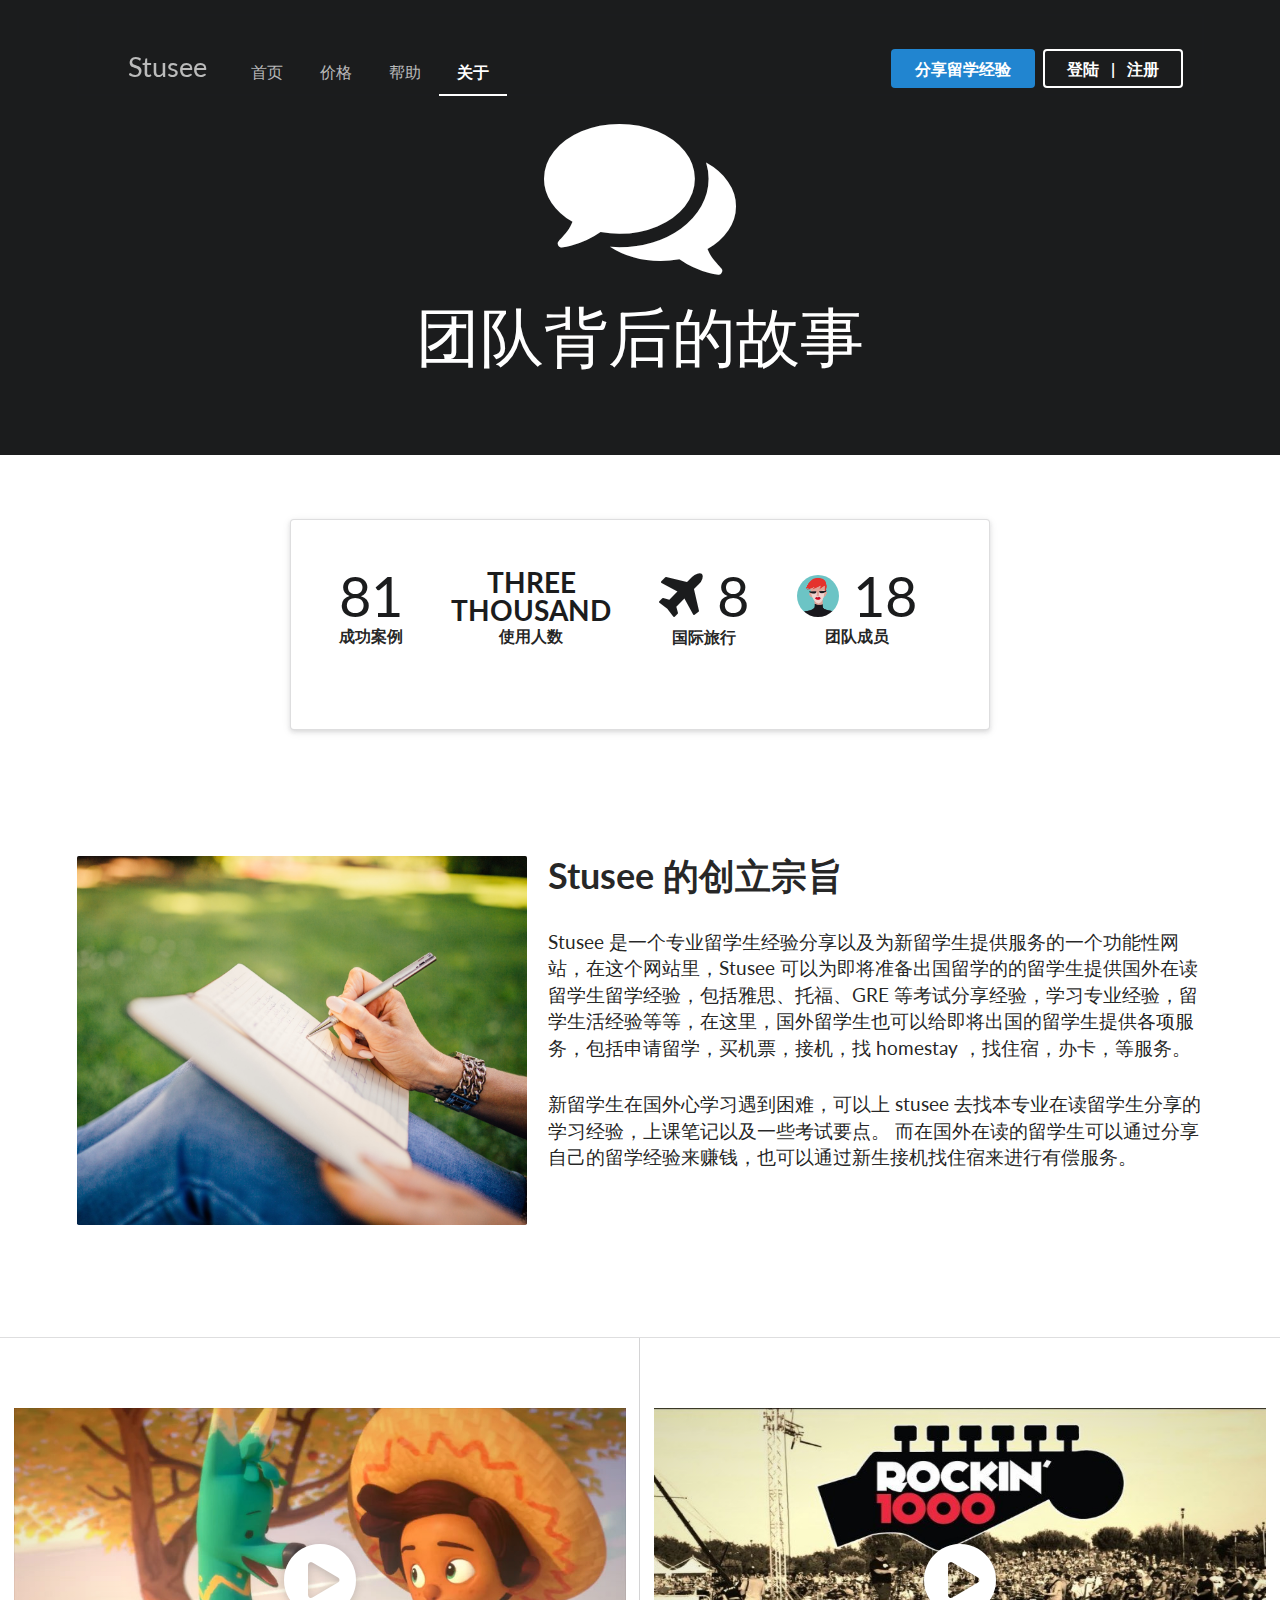
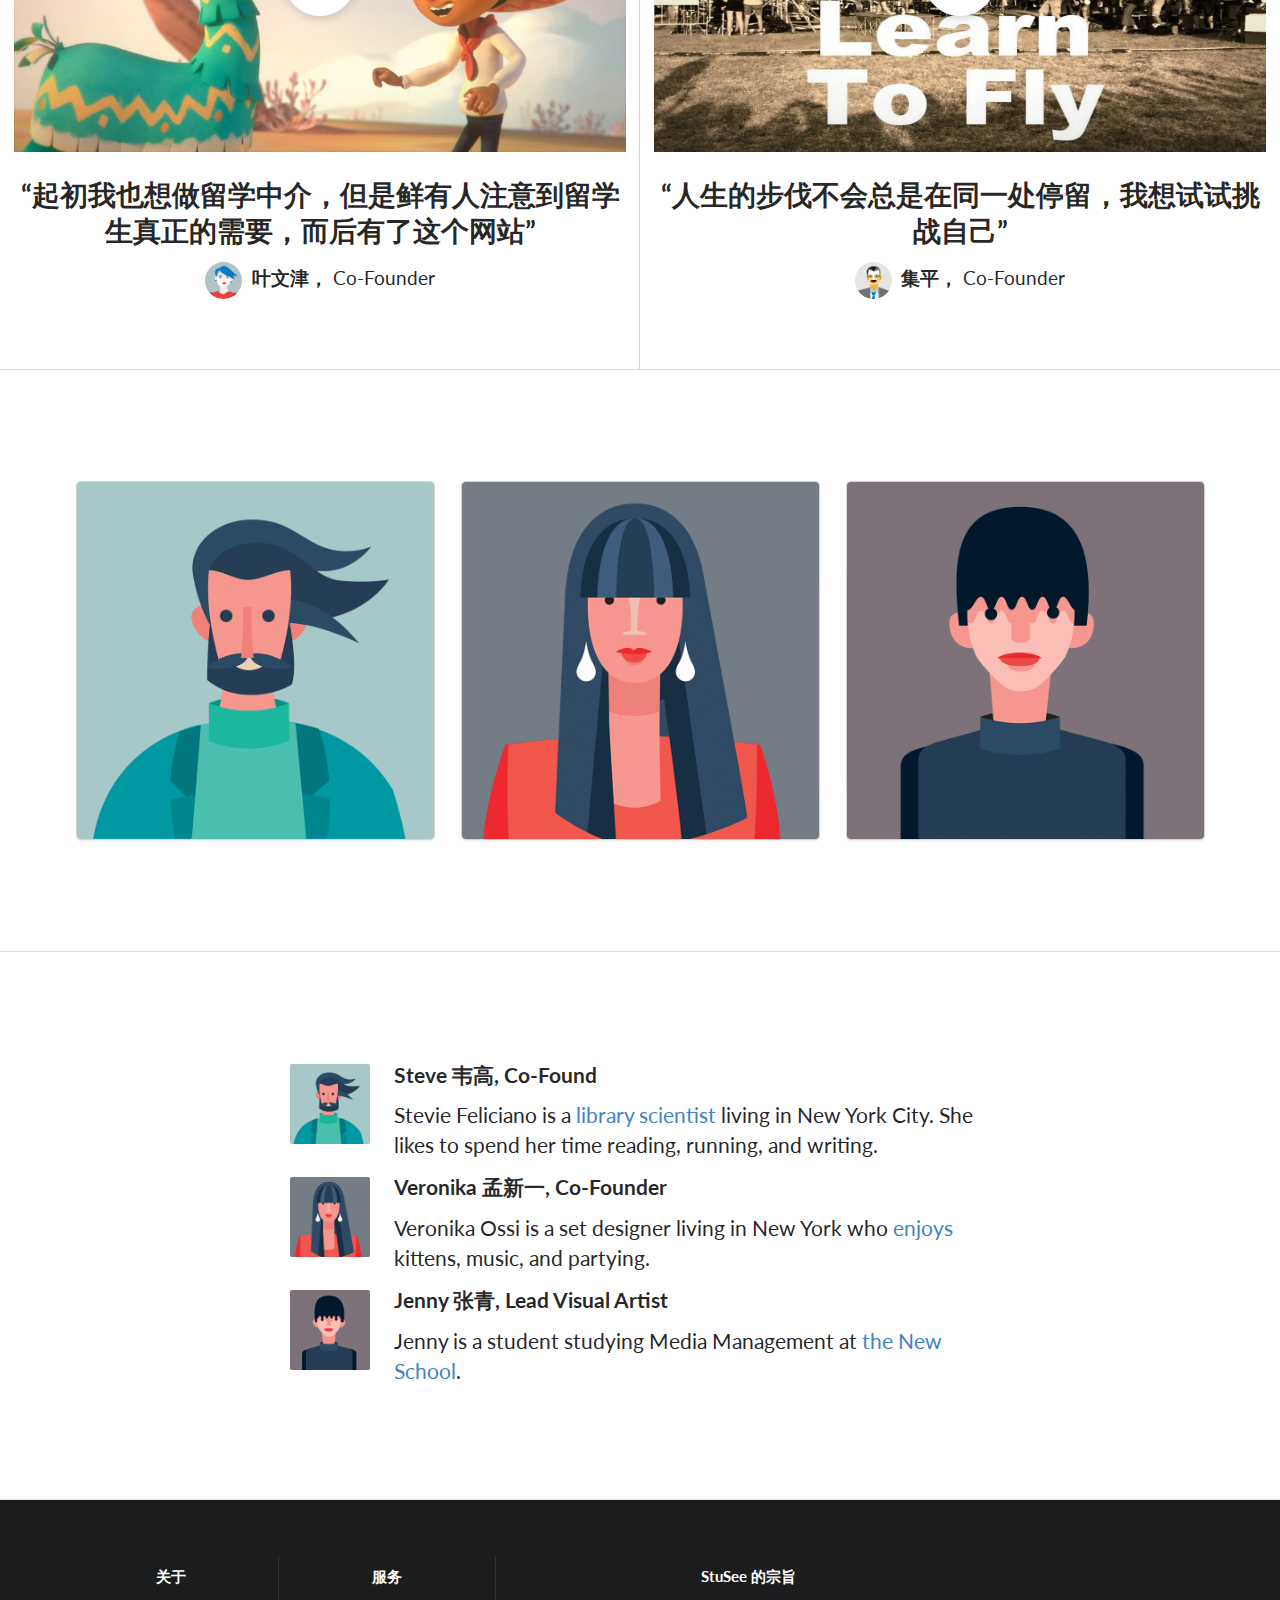
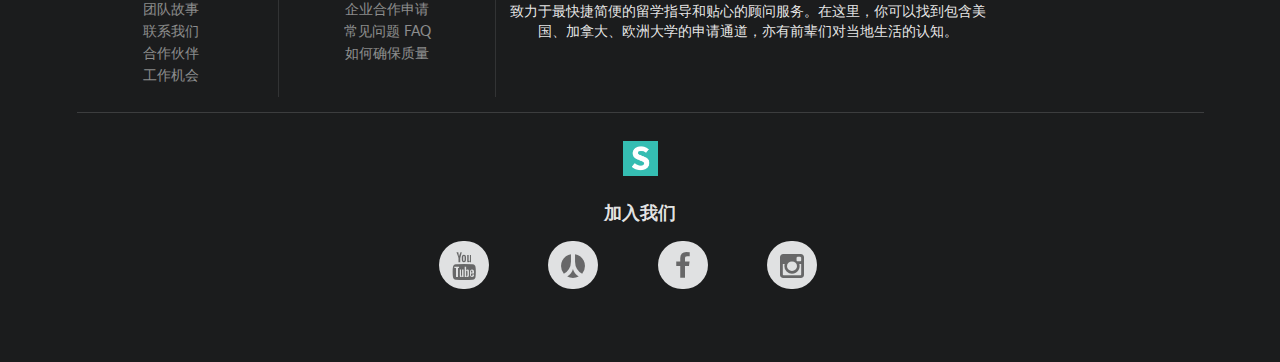
<file: about.html>
<!DOCTYPE html>
<html>
<head>
    <!-- Standard Meta -->
    <meta charset="utf-8"/>
    <meta http-equiv="X-UA-Compatible" content="IE=edge,chrome=1"/>
    <meta name="viewport" content="width=device-width, initial-scale=1.0, maximum-scale=1.0">

    <!-- Site Properities -->
    <title>关于 | Stusee</title>
    <link rel="stylesheet" type="text/css" href="dist/semantic.css">
    <link rel="stylesheet" type="text/css" href="css/about.css">

    <script src="assets/library/jquery.min.js"></script>
    <script src="dist/components/visibility.js"></script>
    <script src="dist/components/sidebar.js"></script>
    <script src="dist/components/transition.js"></script>
    <script src="dist/components/embed.js"></script>
    <script src="dist/components/dimmer.js"></script>
    <script src="js/about.js"></script>
</head>
<body>

<!-- Following Menu -->
<div class="ui large top fixed hidden menu">
    <div class="ui container">
        <div class="item">
            <div class="ui logo shape">
                <div class="sides">
                    <div class="active ui side">
                        <a class="item" href="index.html">Stusee</a>
                    </div>
                </div>
            </div>
        </div>
        <a class="item" href="index.html">首页</a>
        <a class="item" href="price.html">价格</a>
        <a class="item" href="help.html">帮助</a>
        <a class="active item" href="#">关于</a>

        <div class="right menu">
            <div class="item">
                <a class="ui primary button" href="mentor-signup.html">分享留学经验</a>
            </div>
            <div class="item">
                <a class="ui button">登陆 &nbsp;&nbsp;|&nbsp;&nbsp; 注册</a>
            </div>
        </div>
    </div>
</div>

<!-- Sidebar Menu -->
<div class="ui vertical inverted sidebar menu">
    <a class="item" href="index.html">首页</a>
    <a class="item" href="price.html">价格</a>
    <a class="item" href="help.html">帮助</a>
    <a class="active item" href="#">关于</a>
    <a class="item" href="mentor-signup.html">分享留学经验</a>
    <a class="item">登陆 &nbsp;&nbsp;|&nbsp;&nbsp; 注册</a>
</div>


<!-- Page Contents -->
<div class="pusher">

    <!-- Header -->
    <div class="ui inverted vertical masthead center aligned segment fixed">
        <div class="ui container">
            <div class="ui large secondary inverted pointing menu">
                <a class="toc item">
                    <i class="sidebar icon"></i>
                </a>

                <div class="item">
                    <div class="ui logo shape">
                        <div class="sides">
                            <div class="active ui side">
                                <h2><a class="item" style="padding-bottom: 0; padding-right: 8px;" href="index.html">Stusee</a>
                                </h2>
                            </div>
                        </div>
                    </div>
                </div>
                <a class="item" href="index.html">首页</a>
                <a class="item" href="price.html">价格</a>
                <a class="item" href="help.html">帮助</a>
                <a class="active item" href="#">关于</a>

                <div class="right item">
                    <a class="ui primary button" href="mentor-signup.html">分享留学经验</a>
                    <a class="ui inverted button">登陆 &nbsp;&nbsp;|&nbsp;&nbsp; 注册</a>
                </div>
            </div>
        </div>

        <div class="ui text large container">

            <h1 class="ui inverted header icon aligned">
                <i class="comments icon"></i>
                团队背后的故事
            </h1>

        </div>

    </div>

    <!-- Raised Box -->
    <div class="ui raised very padded text container segment" style="margin-top: 64px;">
        <div class="ui statistics">
            <div class="statistic">
                <div class="value">
                    81
                </div>
                <div class="label">
                    成功案例
                </div>
            </div>
            <div class="statistic">
                <div class="text value">
                    Three<br>
                    Thousand
                </div>
                <div class="label">
                    使用人数
                </div>
            </div>
            <div class="statistic">
                <div class="value">
                    <i class="plane icon"></i> 8
                </div>
                <div class="label">
                    国际旅行
                </div>
            </div>
            <div class="statistic">
                <div class="value">
                    <img src="assets/images/avatar/avatar5.png" class="ui circular inline image">
                    18
                </div>
                <div class="label">
                    团队成员
                </div>
            </div>
        </div>
    </div>

    <!-- Content Statement Block -->
    <div class="ui vertical stripe segment">
        <div class="ui aligned container">
            <div class="ui items">
                <div class="item">
                    <a class="ui large image">
                        <img src="assets/images/Feature.jpg">
                    </a>

                    <div class="content">
                        <a class="header"><h3>Stusee 的创立宗旨</h3></a>

                        <div class="description" style="margin-top: 30px;">
                            <p>Stusee 是一个专业留学生经验分享以及为新留学生提供服务的一个功能性网站，在这个网站里，Stusee
                                可以为即将准备出国留学的的留学生提供国外在读留学生留学经验，包括雅思、托福、GRE
                                等考试分享经验，学习专业经验，留学生活经验等等，在这里，国外留学生也可以给即将出国的留学生提供各项服务，包括申请留学，买机票，接机，找 homestay
                                ，找住宿，办卡，等服务。
                            </p>
                            <br/>

                            <p>新留学生在国外心学习遇到困难，可以上 stusee 去找本专业在读留学生分享的学习经验，上课笔记以及一些考试要点。
                                而在国外在读的留学生可以通过分享自己的留学经验来赚钱，也可以通过新生接机找住宿来进行有偿服务。</p>
                        </div>
                    </div>
                </div>
            </div>
        </div>
    </div>

    <!-- Video Block -->
    <div class="ui vertical stripe quote segment">
        <div class="ui equal width stackable internally celled grid">
            <div class="center aligned row">
                <div class="column">
                    <div class="ui embed" data-source="vimeo" data-id="125292332"
                         data-placeholder="assets/images/video-placeholder.jpeg">
                    </div>
                    <h3>“起初我也想做留学中介，但是鲜有人注意到留学生真正的需要，而后有了这个网站”</h3>

                    <p>
                        <img src="assets/images/avatar/nan.jpg" class="ui avatar image"> <b>叶文津，</b> Co-Founder
                    </p>
                </div>

                <div class="column">
                    <div class="ui embed" data-source="youtube" data-id="JozAmXo2bDE"
                         data-placeholder="assets/images/video-placeholder2.jpg">
                    </div>
                    <h3>“人生的步伐不会总是在同一处停留，我想试试挑战自己”</h3>

                    <p>
                        <img src="assets/images/avatar/tom.jpg" class="ui avatar image"> <b>集平，</b> Co-Founder
                    </p>
                </div>
            </div>
        </div>
    </div>

    <!-- Team Member Card Block -->
    <div class="ui vertical stripe segment">
        <div class="ui large center aligned container">
            <div class="ui three column grid">
                <div class="column">
                    <div class="ui fluid card">
                        <div class="blurring dimmable image">
                            <div class="ui dimmer">
                                <div class="content">
                                    <div class="center">
                                        <h3>银比武</h3>

                                        <p>Lorem ipsum dolor sit amet, consectetur adipiscing elit. Cras sed sapien
                                            quam. Sed dapibus est id enim facilisis, at posuere turpis adipiscing.
                                            Quisque sit amet dui dui.</p>
                                    </div>
                                </div>
                            </div>
                            <img src="./assets/images/avatar/avatar1.png">
                        </div>
                    </div>
                </div>
                <div class="column">
                    <div class="ui fluid card">
                        <div class="blurring dimmable image">
                            <div class="ui dimmer">
                                <div class="content">
                                    <div class="center">
                                        <h3>尹青</h3>

                                        <p>Nunc sapien nulla, volutpat at accumsan non, aliquam nec diam.</p>
                                    </div>
                                </div>
                            </div>
                            <img src="./assets/images/avatar/avatar2.png">
                        </div>
                    </div>
                </div>
                <div class="column">
                    <div class="ui fluid card">
                        <div class="blurring dimmable image">
                            <div class="ui dimmer">
                                <div class="content">
                                    <div class="center">
                                        <h3>魏高</h3>

                                        <p>Proin et accumsan felis, scelerisque molestie sapien. In vestibulum sapien
                                            sed eros cursus lacinia.</p>
                                    </div>
                                </div>
                            </div>
                            <img src="./assets/images/avatar/avatar3.png">
                        </div>
                    </div>
                </div>
            </div>
        </div>
    </div>

    <!-- People in Stusee -->
    <div class="ui vertical stripe segment">
        <div class="ui text container">
            <div class="ui items">
                <div class="item">
                    <a class="ui tiny image">
                        <img src="assets/images/avatar/avatar1.png">
                    </a>

                    <div class="content">
                        <a class="header">Steve 韦高, Co-Found</a>

                        <div class="description">
                            <p>Stevie Feliciano is a <a>library scientist</a> living in New York City. She likes to
                                spend
                                her time reading, running, and writing.</p>
                        </div>
                    </div>
                </div>
                <div class="item">
                    <a class="ui tiny image">
                        <img src="assets/images/avatar/avatar2.png">
                    </a>

                    <div class="content">
                        <a class="header">Veronika 孟新一, Co-Founder</a>

                        <div class="description">
                            <p>Veronika Ossi is a set designer living in New York who <a>enjoys</a> kittens, music, and
                                partying.</p>
                        </div>
                    </div>
                </div>
                <div class="item">
                    <a class="ui tiny image">
                        <img src="assets/images/avatar/avatar3.png">
                    </a>

                    <div class="content">
                        <a class="header">Jenny 张青, Lead Visual Artist</a>

                        <div class="description">
                            <p>Jenny is a student studying Media Management at <a>the New School</a>.</p>
                        </div>
                    </div>
                </div>
            </div>
        </div>
    </div>

    <!-- Footer -->
    <div class="ui inverted vertical footer segment">
        <div class="ui center aligned container">
            <div class="ui stackable inverted divided equal height stackable grid">
                <div class="three wide column">
                    <h4 class="ui inverted header">关于</h4>

                    <div class="ui inverted link list">
                        <a href="#" class="item">团队故事</a>
                        <a href="#" class="item">联系我们</a>
                        <a href="#" class="item">合作伙伴</a>
                        <a href="#" class="item">工作机会</a>
                    </div>
                </div>
                <div class="three wide column">
                    <h4 class="ui inverted header">服务</h4>

                    <div class="ui inverted link list">
                        <a href="#" class="item">企业合作申请</a>
                        <a href="#" class="item">常见问题 FAQ</a>
                        <a href="#" class="item">如何确保质量</a>
                    </div>
                </div>
                <div class="seven wide column">
                    <h4 class="ui inverted header">StuSee 的宗旨</h4>

                    <p>致力于最快捷简便的留学指导和贴心的顾问服务。在这里，你可以找到包含美国、加拿大、欧洲大学的申请通道，亦有前辈们对当地生活的认知。</p>
                </div>
            </div>
            <div class="ui inverted section divider"></div>
            <img src="assets/images/logo.png" class="ui centered mini image">

            <h3>加入我们</h3>

            <div class="ui very relaxed horizontal list">
                <div class="item">
                    <button class="circular ui icon button">
                        <i class="big youtube icon"></i>
                    </button>
                </div>
                <div class="item">
                    <button class="circular ui icon button">
                        <i class="big renren icon"></i>
                    </button>
                </div>
                <div class="item">
                    <button class="circular ui icon button">
                        <i class="big facebook icon"></i>
                    </button>
                </div>
                <div class="item">
                    <button class="circular ui icon button">
                        <i class="big instagram icon"></i>
                    </button>
                </div>
            </div>
        </div>
    </div>
</div>

</body>

</html>
</file>
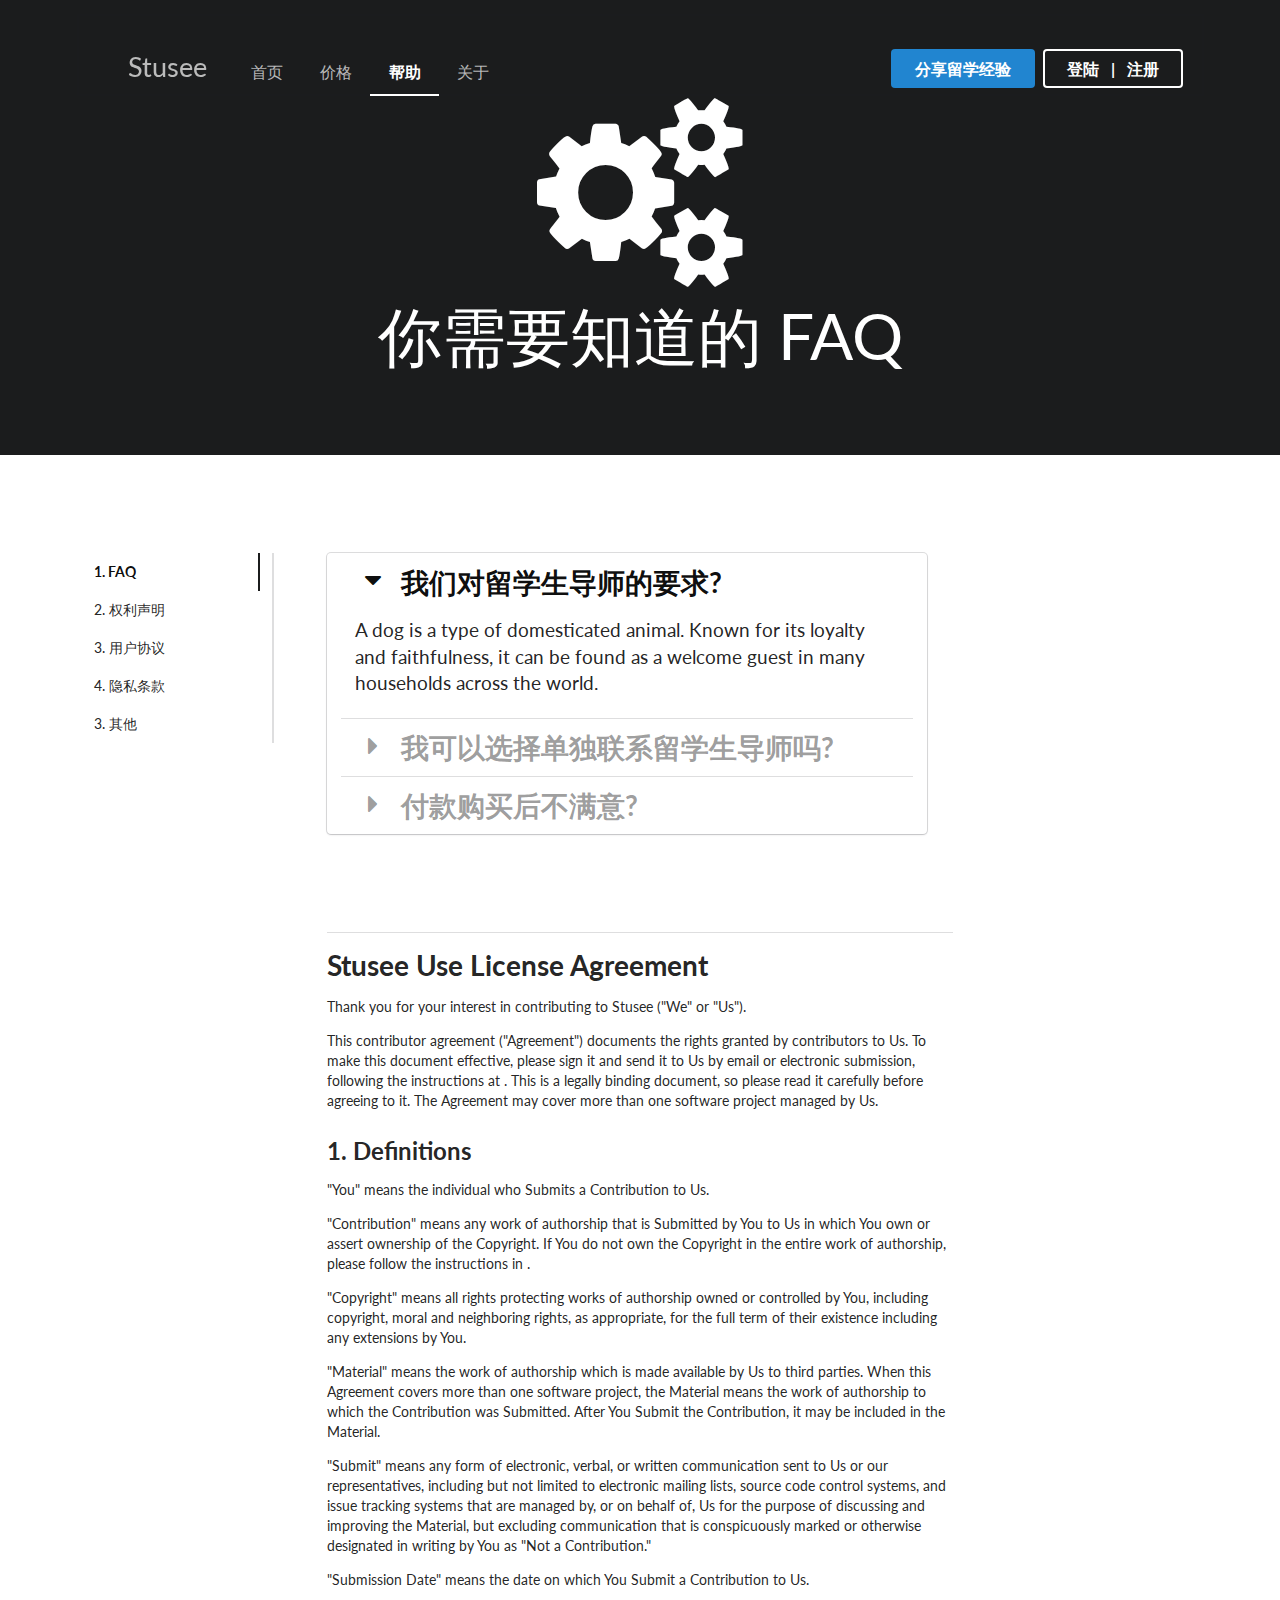
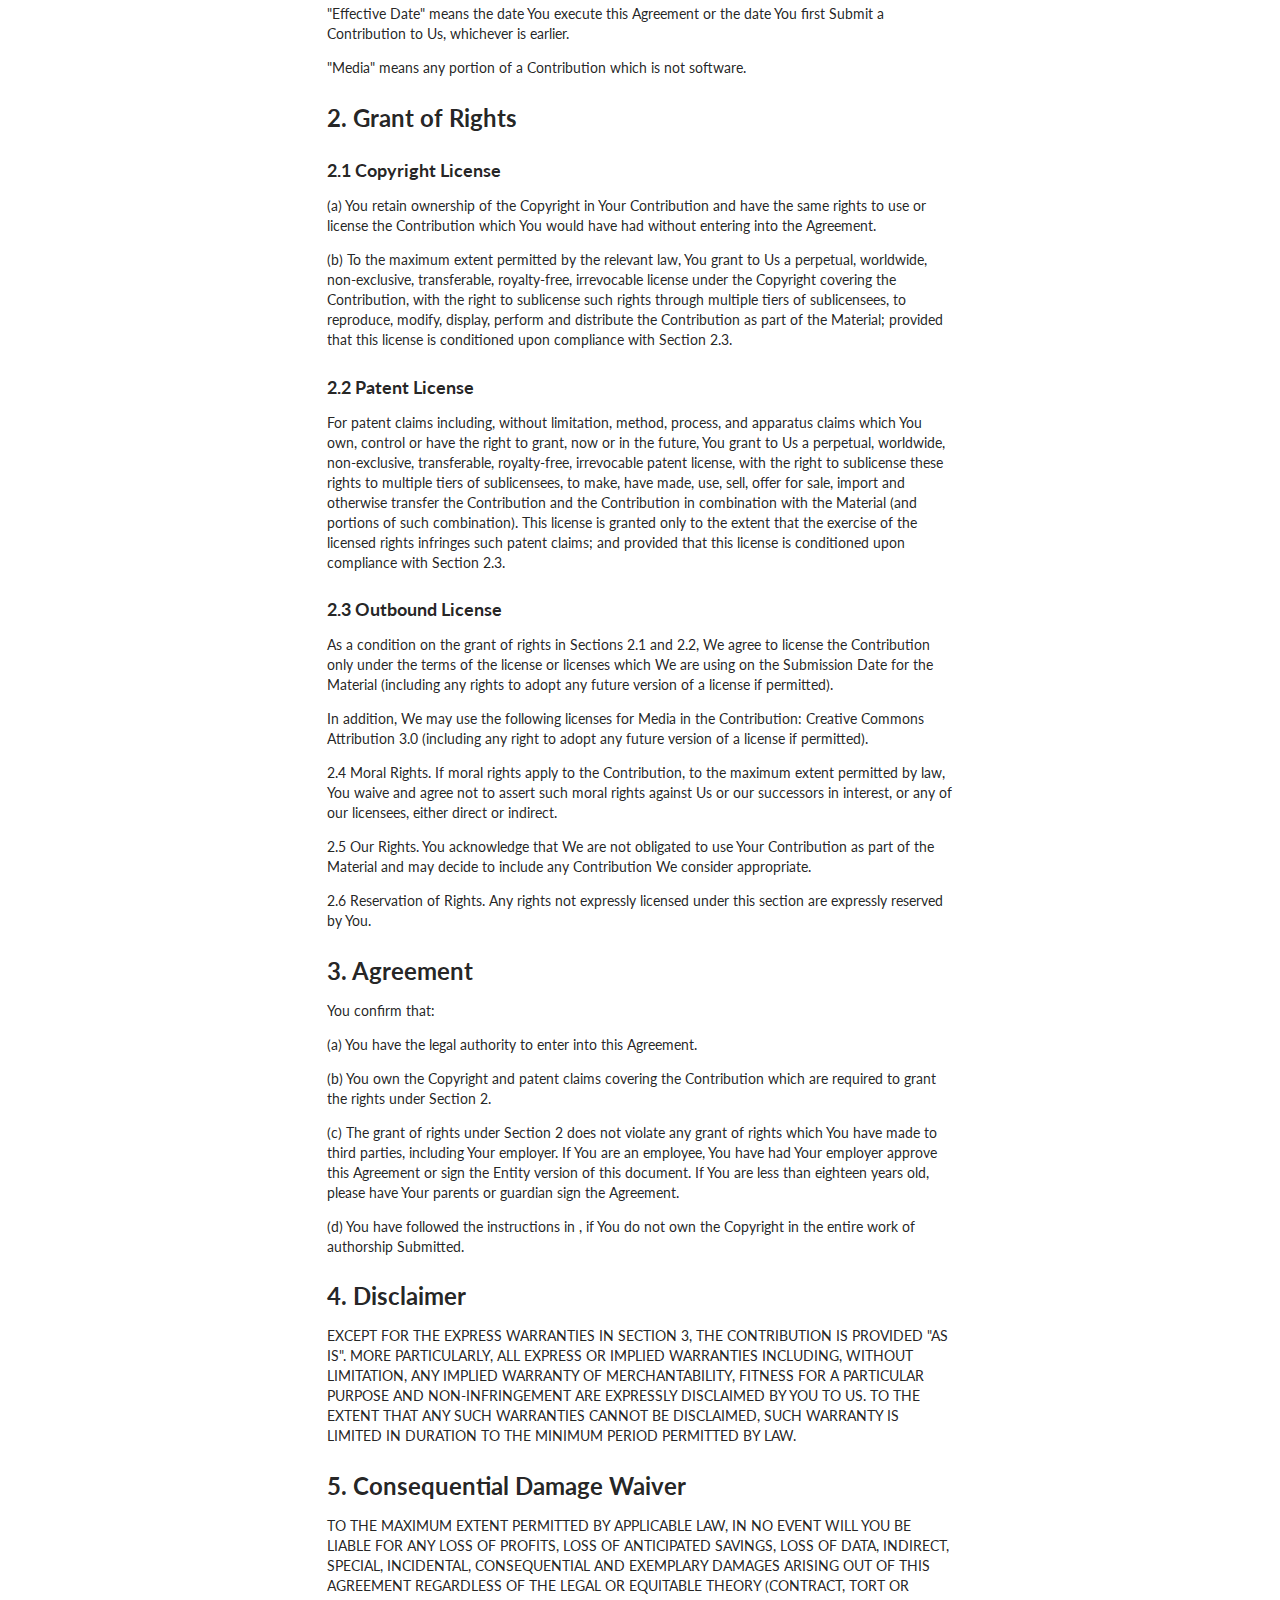
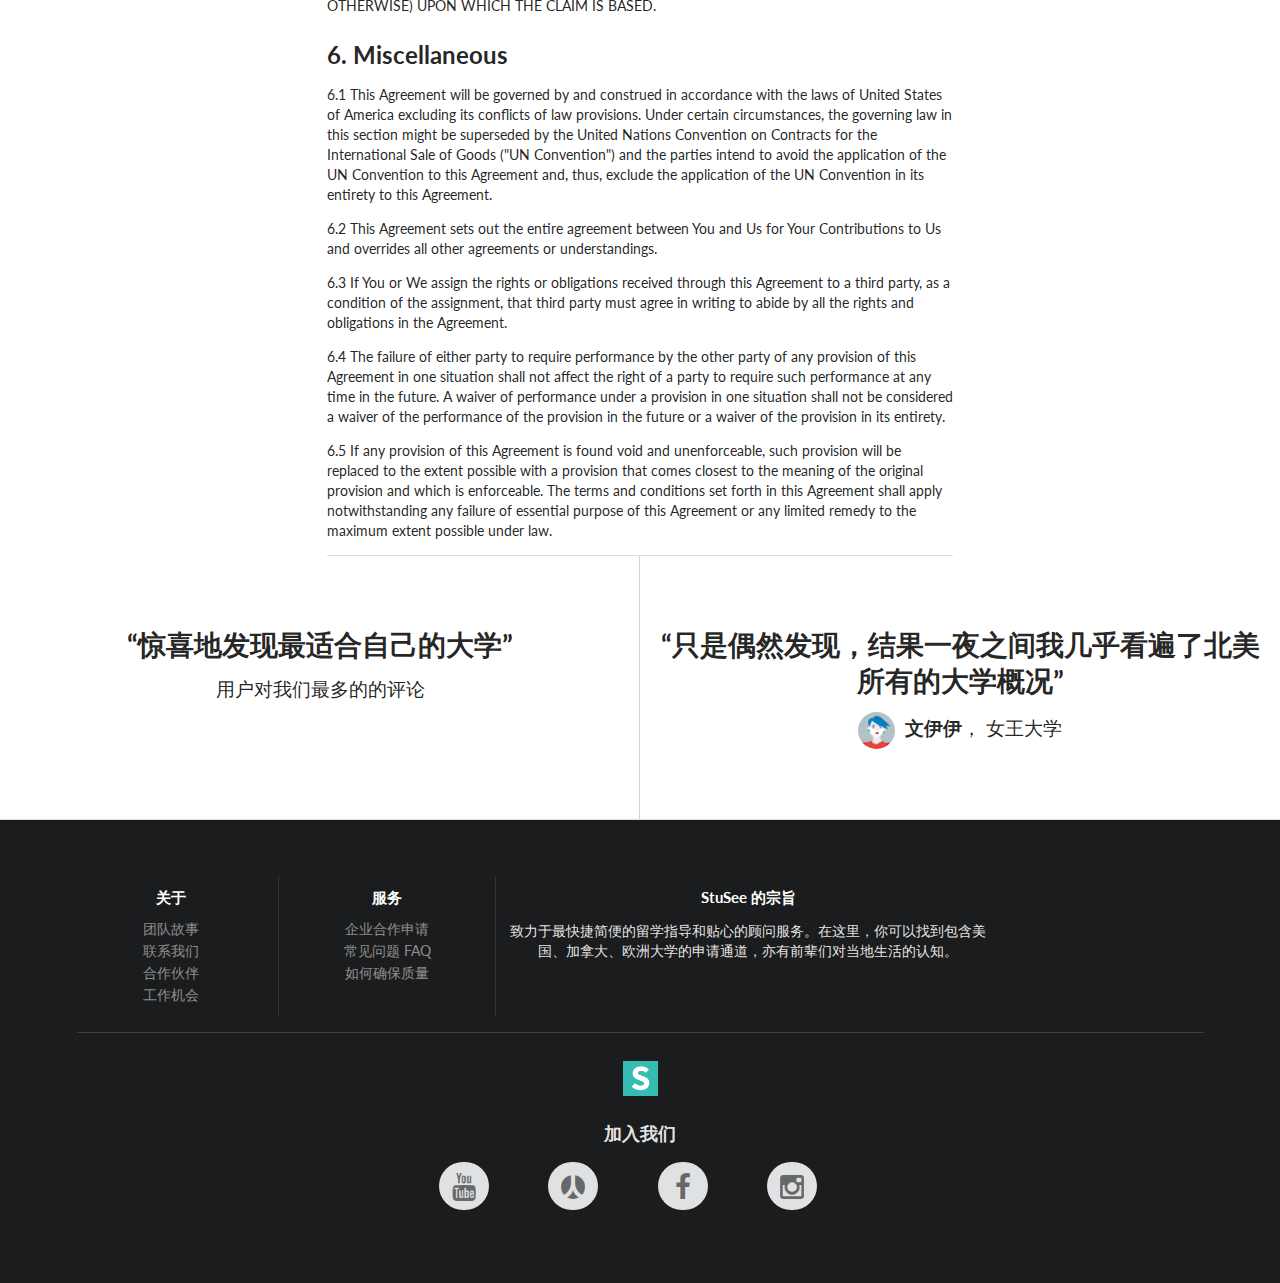
<file: help.html>
<!DOCTYPE html>
<html>
<head>
    <!-- Standard Meta -->
    <meta charset="utf-8"/>
    <meta http-equiv="X-UA-Compatible" content="IE=edge,chrome=1"/>
    <meta name="viewport" content="width=device-width, initial-scale=1.0, maximum-scale=1.0">

    <!-- Site Properities -->
    <title>帮助 | Stusee</title>
    <link rel="stylesheet" type="text/css" href="dist/semantic.css">
    <link rel="stylesheet" type="text/css" href="css/about.css">

    <script src="assets/library/jquery.min.js"></script>
    <script src="dist/components/visibility.js"></script>
    <script src="dist/components/sidebar.js"></script>
    <script src="dist/components/transition.js"></script>
    <script src="dist/components/accordion.js"></script>
    <script src="js/help.js"></script>
</head>
<body>

<!-- Following Menu -->
<div class="ui large top fixed hidden menu">
    <div class="ui container">
        <div class="item">
            <div class="ui logo shape">
                <div class="sides">
                    <div class="active ui side">
                        <a class="item" href="index.html">Stusee</a>
                    </div>
                </div>
            </div>
        </div>
        <a class="item" href="index.html">首页</a>
        <a class="item" href="price.html">价格</a>
        <a class="active item" href="#">帮助</a>
        <a class="item" href="about.html">关于</a>

        <div class="right menu">
            <div class="item">
                <a class="ui primary button" href="mentor-signup.html">分享留学经验</a>
            </div>
            <div class="item">
                <a class="ui button">登陆 &nbsp;&nbsp;|&nbsp;&nbsp; 注册</a>
            </div>
        </div>
    </div>
</div>

<!-- Sidebar Menu -->
<div class="ui vertical inverted sidebar menu">
    <a class="item" href="index.html">首页</a>
    <a class="item" href="price.html">价格</a>
    <a class="active item" href="#">帮助</a>
    <a class="item" href="about.html">关于</a>
    <a class="item" href="mentor-signup.html">分享留学经验</a>
    <a class="item">登陆 &nbsp;&nbsp;|&nbsp;&nbsp; 注册</a>
</div>


<!-- Page Contents -->
<div class="pusher">

    <!-- Header -->
    <div class="ui inverted vertical masthead center aligned segment fixed">
        <div class="ui container">
            <div class="ui large secondary inverted pointing menu">
                <a class="toc item">
                    <i class="sidebar icon"></i>
                </a>
                <div class="item">
                    <div class="ui logo shape">
                        <div class="sides">
                            <div class="active ui side">
                                <h2><a class="item" style="padding-bottom: 0; padding-right: 8px;" href="index.html">Stusee</a></h2>
                            </div>
                        </div>
                    </div>
                </div>
                <a class="item" href="index.html">首页</a>
                <a class="item" href="price.html">价格</a>
                <a class="active item" href="#">帮助</a>
                <a class="item" href="about.html">关于</a>

                <div class="right item">
                    <a class="ui primary button" href="mentor-signup.html">分享留学经验</a>
                    <a class="ui inverted button login">登陆 &nbsp;&nbsp;|&nbsp;&nbsp; 注册</a>
                </div>
            </div>
        </div>

        <div class="ui text large container">

            <h1 class="ui icon inverted header aligned">
                <i class="settings icon"></i>
                你需要知道的 FAQ
            </h1>

        </div>

    </div>

    <!-- Sidebar -->
    <div class="ui two column grid">
        <div class="four wide column">
            <div class="ui vertical stripe segment" style="background-color: #fff; margin-left: 64px;">
                <div class="ui middle grid container">
                    <div class="ui secondary vertical pointing menu">
                        <a class="active item">
                            1. FAQ
                        </a>
                        <a class="item">
                            2. 权利声明
                        </a>
                        <a class="item">
                            3. 用户协议
                        </a>
                        <a class="item">
                            4. 隐私条款
                        </a>
                        <a class="item">
                            3. 其他
                        </a>
                    </div>
                </div>
            </div>

        </div>
        <div class="eight wide column">
            <div class="ui vertical stripe segment" style="background-color: #fff;">
                <div class="ui middle aligned grid container">
                    <div class="ui styled accordion">
                        <div class="title active">
                            <h3><i class="dropdown icon"></i>
                                我们对留学生导师的要求?</h3>
                        </div>
                        <div class="content active">
                            <p class="transition visible">A dog is a type of domesticated animal. Known for its loyalty
                                and faithfulness, it can be found as a welcome guest in many households across the
                                world.</p>
                        </div>
                        <div class="title">
                            <h3><i class="dropdown icon"></i>
                                我可以选择单独联系留学生导师吗?</h3>
                        </div>
                        <div class="content">
                            <p class="transition hidden">There are many breeds of dogs. Each breed varies in size and
                                temperament. Owners often select a breed of dog that they find to be compatible with
                                their own lifestyle and desires from a companion.</p>
                        </div>
                        <div class="title">
                            <h3><i class="dropdown icon"></i>
                                付款购买后不满意?</h3>
                        </div>
                        <div class="content">
                            <p class="transition visible">Three common ways for a prospective owner to acquire a dog is
                                from pet shops, private owners, or shelters.</p>

                            <p class="transition visible">A pet shop may be the most convenient way to buy a dog. Buying
                                a dog from a private owner allows you to assess the pedigree and upbringing of your dog
                                before choosing to take it home. Lastly, finding your dog from a shelter, helps give a
                                good home to a dog who may not find one so readily.</p>
                        </div>
                    </div>
                </div>
            </div>
            <div class="ui segment vertical">
                <h1>Stusee Use License Agreement</h1>

                <p>Thank you for your interest in contributing to Stusee ("We" or "Us").</p>

                <p>This contributor agreement ("Agreement") documents the rights granted by contributors to Us. To make
                    this document effective, please sign it and send it to Us by email or electronic submission,
                    following the instructions at . This is a legally binding document, so please read it carefully
                    before agreeing to it. The Agreement may cover more than one software project managed by Us.</p>

                <h2 class="ui header">1. Definitions</h2>

                <p>"You" means the individual who Submits a Contribution to Us.</p>

                <p>"Contribution" means any work of authorship that is Submitted by You to Us in which You own or assert
                    ownership of the Copyright. If You do not own the Copyright in the entire work of authorship, please
                    follow the instructions in .</p>

                <p>"Copyright" means all rights protecting works of authorship owned or controlled by You, including
                    copyright, moral and neighboring rights, as appropriate, for the full term of their existence
                    including any extensions by You.</p>

                <p>"Material" means the work of authorship which is made available by Us to third parties. When this
                    Agreement covers more than one software project, the Material means the work of authorship to which
                    the Contribution was Submitted. After You Submit the Contribution, it may be included in the
                    Material.</p>

                <p>"Submit" means any form of electronic, verbal, or written communication sent to Us or our
                    representatives, including but not limited to electronic mailing lists, source code control systems,
                    and issue tracking systems that are managed by, or on behalf of, Us for the purpose of discussing
                    and improving the Material, but excluding communication that is conspicuously marked or otherwise
                    designated in writing by You as "Not a Contribution."</p>

                <p>"Submission Date" means the date on which You Submit a Contribution to Us.</p>

                <p>"Effective Date" means the date You execute this Agreement or the date You first Submit a
                    Contribution to Us, whichever is earlier.</p>

                <p>"Media" means any portion of a Contribution which is not software.</p>

                <h2 class="ui header">2. Grant of Rights</h2>

                <h3>2.1 Copyright License</h3>

                <p>(a) You retain ownership of the Copyright in Your Contribution and have the same rights to use or
                    license the Contribution which You would have had without entering into the Agreement.</p>

                <p>(b) To the maximum extent permitted by the relevant law, You grant to Us a perpetual, worldwide,
                    non-exclusive, transferable, royalty-free, irrevocable license under the Copyright covering the
                    Contribution, with the right to sublicense such rights through multiple tiers of sublicensees, to
                    reproduce, modify, display, perform and distribute the Contribution as part of the Material;
                    provided that this license is conditioned upon compliance with Section 2.3.</p>


                <h3>2.2 Patent License</h3>

                <p>For patent claims including, without limitation, method, process, and apparatus claims which You own,
                    control or have the right to grant, now or in the future, You grant to Us a perpetual, worldwide,
                    non-exclusive, transferable, royalty-free, irrevocable patent license, with the right to sublicense
                    these rights to multiple tiers of sublicensees, to make, have made, use, sell, offer for sale,
                    import and otherwise transfer the Contribution and the Contribution in combination with the Material
                    (and portions of such combination). This license is granted only to the extent that the exercise of
                    the licensed rights infringes such patent claims; and provided that this license is conditioned upon
                    compliance with Section 2.3.</p>

                <h3>2.3 Outbound License</h3>

                <p><!--(Option One)-->As a condition on the grant of rights in Sections 2.1 and 2.2, We agree to license
                    the Contribution only under the terms of the license or licenses which We are using on the
                    Submission Date for the Material (including any rights to adopt any future version of a license if
                    permitted).</p>


                <p>In addition, We may use the following licenses for Media in the Contribution: Creative Commons
                    Attribution 3.0 (including any right to adopt any future version of a license if permitted).</p>

                <p><span class="heading">2.4 Moral Rights.</span> If moral rights apply to the Contribution, to the
                    maximum extent permitted by law, You waive and agree not to assert such moral rights against Us or
                    our successors in interest, or any of our licensees, either direct or indirect.</p>

                <p><span class="heading">2.5 Our Rights.</span> You acknowledge that We are not obligated to use Your
                    Contribution as part of the Material and may decide to include any Contribution We consider
                    appropriate.</p>

                <p><span class="heading">2.6 Reservation of Rights.</span> Any rights not expressly licensed under this
                    section are expressly reserved by You.</p>

                <h2 class="ui header">3. Agreement</h2>

                <p>You confirm that:</p>

                <p>(a) You have the legal authority to enter into this Agreement.</p>

                <p>(b) You own the Copyright and patent claims covering the Contribution which are required to grant the
                    rights under Section 2.</p>

                <p>(c) The grant of rights under Section 2 does not violate any grant of rights which You have made to
                    third parties, including Your employer. If You are an employee, You have had Your employer approve
                    this Agreement or sign the Entity version of this document. If You are less than eighteen years old,
                    please have Your parents or guardian sign the Agreement.</p>

                <p>(d) You have followed the instructions in , if You do not own the Copyright in the entire work of
                    authorship Submitted.</p>

                <h2 class="ui header">4. Disclaimer</h2>

                <p>EXCEPT FOR THE EXPRESS WARRANTIES IN SECTION 3, THE CONTRIBUTION IS PROVIDED "AS IS". MORE
                    PARTICULARLY, ALL EXPRESS OR IMPLIED WARRANTIES INCLUDING, WITHOUT LIMITATION, ANY IMPLIED WARRANTY
                    OF MERCHANTABILITY, FITNESS FOR A PARTICULAR PURPOSE AND NON-INFRINGEMENT ARE EXPRESSLY DISCLAIMED
                    BY YOU TO US. TO THE EXTENT THAT ANY SUCH WARRANTIES CANNOT BE DISCLAIMED, SUCH WARRANTY IS LIMITED
                    IN DURATION TO THE MINIMUM PERIOD PERMITTED BY LAW.</p>

                <h2 class="ui header">5. Consequential Damage Waiver</h2>

                <p>TO THE MAXIMUM EXTENT PERMITTED BY APPLICABLE LAW, IN NO EVENT WILL YOU BE LIABLE FOR ANY LOSS OF
                    PROFITS, LOSS OF ANTICIPATED SAVINGS, LOSS OF DATA, INDIRECT, SPECIAL, INCIDENTAL, CONSEQUENTIAL AND
                    EXEMPLARY DAMAGES ARISING OUT OF THIS AGREEMENT REGARDLESS OF THE LEGAL OR EQUITABLE THEORY
                    (CONTRACT, TORT OR OTHERWISE) UPON WHICH THE CLAIM IS BASED.</p>

                <h2 class="ui header">6. Miscellaneous</h2>

                <p>6.1 This Agreement will be governed by and construed in accordance with the laws of United States of
                    America excluding its conflicts of law provisions. Under certain circumstances, the governing law in
                    this section might be superseded by the United Nations Convention on Contracts for the International
                    Sale of Goods ("UN Convention") and the parties intend to avoid the application of the UN Convention
                    to this Agreement and, thus, exclude the application of the UN Convention in its entirety to this
                    Agreement.</p>

                <p>6.2 This Agreement sets out the entire agreement between You and Us for Your Contributions to Us and
                    overrides all other agreements or understandings.</p>

                <p>6.3 If You or We assign the rights or obligations received through this Agreement to a third party,
                    as a condition of the assignment, that third party must agree in writing to abide by all the rights
                    and obligations in the Agreement.</p>

                <p>6.4 The failure of either party to require performance by the other party of any provision of this
                    Agreement in one situation shall not affect the right of a party to require such performance at any
                    time in the future. A waiver of performance under a provision in one situation shall not be
                    considered a waiver of the performance of the provision in the future or a waiver of the provision
                    in its entirety.</p>

                <p>6.5 If any provision of this Agreement is found void and unenforceable, such provision will be
                    replaced to the extent possible with a provision that comes closest to the meaning of the original
                    provision and which is enforceable. The terms and conditions set forth in this Agreement shall apply
                    notwithstanding any failure of essential purpose of this Agreement or any limited remedy to the
                    maximum extent possible under law.</p>
            </div>
            <div class="ui tab" data-tab="entity">
                <h1>Stusee Entity Contributor License Agreement</h1>

                <p>Thank you for your interest in contributing to Stusee ("We" or "Us").</p>

                <p>This contributor agreement ("Agreement") documents the rights granted by contributors to Us. To make
                    this document effective, please sign it and send it to Us by email or electronic submission,
                    following the instructions at . This is a legally binding document, so please read it carefully
                    before agreeing to it. The Agreement may cover more than one software project managed by Us.</p>

                <h2 class="ui header">1. Definitions</h2>

                <p>"You" means any Legal Entity on behalf of whom a Contribution has been received by Us. "Legal Entity"
                    means an entity which is not a natural person. "Affiliates" means other Legal Entities that control,
                    are controlled by, or under common control with that Legal Entity. For the purposes of this
                    definition, "control" means (i) the power, direct or indirect, to cause the direction or management
                    of such Legal Entity, whether by contract or otherwise, (ii) ownership of fifty percent (50%) or
                    more of the outstanding shares or securities which vote to elect the management or other persons who
                    direct such Legal Entity or (iii) beneficial ownership of such entity.</p>

                <p>"Contribution" means any work of authorship that is Submitted by You to Us in which You own or assert
                    ownership of the Copyright. If You do not own the Copyright in the entire work of authorship, please
                    follow the instructions in .</p>

                <p>"Copyright" means all rights protecting works of authorship owned or controlled by You or Your
                    Affiliates, including copyright, moral and neighboring rights, as appropriate, for the full term of
                    their existence including any extensions by You.</p>

                <p>"Material" means the work of authorship which is made available by Us to third parties. When this
                    Agreement covers more than one software project, the Material means the work of authorship to which
                    the Contribution was Submitted. After You Submit the Contribution, it may be included in the
                    Material.</p>

                <p>"Submit" means any form of electronic, verbal, or written communication sent to Us or our
                    representatives, including but not limited to electronic mailing lists, source code control systems,
                    and issue tracking systems that are managed by, or on behalf of, Us for the purpose of discussing
                    and improving the Material, but excluding communication that is conspicuously marked or otherwise
                    designated in writing by You as "Not a Contribution."</p>

                <p>"Submission Date" means the date on which You Submit a Contribution to Us.</p>

                <p>"Effective Date" means the date You execute this Agreement or the date You first Submit a
                    Contribution to Us, whichever is earlier.</p>

                <p>"Media" means any portion of a Contribution which is not software.</p>

                <h2 class="ui header">2. Grant of Rights</h2>

                <h3>2.1 Copyright License</h3>

                <p>(a) You retain ownership of the Copyright in Your Contribution and have the same rights to use or
                    license the Contribution which You would have had without entering into the Agreement.</p>

                <p>(b) To the maximum extent permitted by the relevant law, You grant to Us a perpetual, worldwide,
                    non-exclusive, transferable, royalty-free, irrevocable license under the Copyright covering the
                    Contribution, with the right to sublicense such rights through multiple tiers of sublicensees, to
                    reproduce, modify, display, perform and distribute the Contribution as part of the Material;
                    provided that this license is conditioned upon compliance with Section 2.3.</p>


                <h3>2.2 Patent License</h3>

                <p>For patent claims including, without limitation, method, process, and apparatus claims which You or
                    Your Affiliates own, control or have the right to grant, now or in the future, You grant to Us a
                    perpetual, worldwide, non-exclusive, transferable, royalty-free, irrevocable patent license, with
                    the right to sublicense these rights to multiple tiers of sublicensees, to make, have made, use,
                    sell, offer for sale, import and otherwise transfer the Contribution and the Contribution in
                    combination with the Material (and portions of such combination). This license is granted only to
                    the extent that the exercise of the licensed rights infringes such patent claims; and provided that
                    this license is conditioned upon compliance with Section 2.3.</p>

                <h3>2.3 Outbound License</h3>

                <p><!--(Option One)-->As a condition on the grant of rights in Sections 2.1 and 2.2, We agree to license
                    the Contribution only under the terms of the license or licenses which We are using on the
                    Submission Date for the Material (including any rights to adopt any future version of a license if
                    permitted).</p>


                <p>In addition, We may use the following licenses for Media in the Contribution: Creative Commons
                    Attribution 3.0 (including any right to adopt any future version of a license if permitted).</p>

                <p><span class="heading">2.4 Moral Rights.</span> If moral rights apply to the Contribution, to the
                    maximum extent permitted by law, You waive and agree not to assert such moral rights against Us or
                    our successors in interest, or any of our licensees, either direct or indirect.</p>

                <p><span class="heading">2.5 Our Rights.</span> You acknowledge that We are not obligated to use Your
                    Contribution as part of the Material and may decide to include any Contribution We consider
                    appropriate.</p>

                <p><span class="heading">2.6 Reservation of Rights.</span> Any rights not expressly licensed under this
                    section are expressly reserved by You.</p>

                <h2 class="ui header">3. Agreement</h2>

                <p>You confirm that:</p>

                <p>(a) You have the legal authority to enter into this Agreement.</p>

                <p>(b) You or Your Affiliates own the Copyright and patent claims covering the Contribution which are
                    required to grant the rights under Section 2.</p>

                <p>(c) The grant of rights under Section 2 does not violate any grant of rights which You or Your
                    Affiliates have made to third parties.</p>


                <p>(d) You have followed the instructions in , if You do not own the Copyright in the entire work of
                    authorship Submitted.</p>

                <h2 class="ui header">4. Disclaimer</h2>

                <p>EXCEPT FOR THE EXPRESS WARRANTIES IN SECTION 3, THE CONTRIBUTION IS PROVIDED "AS IS". MORE
                    PARTICULARLY, ALL EXPRESS OR IMPLIED WARRANTIES INCLUDING, WITHOUT LIMITATION, ANY IMPLIED WARRANTY
                    OF MERCHANTABILITY, FITNESS FOR A PARTICULAR PURPOSE AND NON-INFRINGEMENT ARE EXPRESSLY DISCLAIMED
                    BY YOU TO US. TO THE EXTENT THAT ANY SUCH WARRANTIES CANNOT BE DISCLAIMED, SUCH WARRANTY IS LIMITED
                    IN DURATION TO THE MINIMUM PERIOD PERMITTED BY LAW.</p>

                <h2 class="ui header">5. Consequential Damage Waiver</h2>

                <p>TO THE MAXIMUM EXTENT PERMITTED BY APPLICABLE LAW, IN NO EVENT WILL YOU BE LIABLE FOR ANY LOSS OF
                    PROFITS, LOSS OF ANTICIPATED SAVINGS, LOSS OF DATA, INDIRECT, SPECIAL, INCIDENTAL, CONSEQUENTIAL AND
                    EXEMPLARY DAMAGES ARISING OUT OF THIS AGREEMENT REGARDLESS OF THE LEGAL OR EQUITABLE THEORY
                    (CONTRACT, TORT OR OTHERWISE) UPON WHICH THE CLAIM IS BASED.</p>

                <h2 class="ui header">6. Miscellaneous</h2>

                <p>6.1 This Agreement will be governed by and construed in accordance with the laws of United States of
                    America excluding its conflicts of law provisions. Under certain circumstances, the governing law in
                    this section might be superseded by the United Nations Convention on Contracts for the International
                    Sale of Goods ("UN Convention") and the parties intend to avoid the application of the UN Convention
                    to this Agreement and, thus, exclude the application of the UN Convention in its entirety to this
                    Agreement.</p>

                <p>6.2 This Agreement sets out the entire agreement between You and Us for Your Contributions to Us and
                    overrides all other agreements or understandings.</p>

                <p>6.3 If You or We assign the rights or obligations received through this Agreement to a third party,
                    as a condition of the assignment, that third party must agree in writing to abide by all the rights
                    and obligations in the Agreement.</p>

                <p>6.4 The failure of either party to require performance by the other party of any provision of this
                    Agreement in one situation shall not affect the right of a party to require such performance at any
                    time in the future. A waiver of performance under a provision in one situation shall not be
                    considered a waiver of the performance of the provision in the future or a waiver of the provision
                    in its entirety.</p>

                <p>6.5 If any provision of this Agreement is found void and unenforceable, such provision will be
                    replaced to the extent possible with a provision that comes closest to the meaning of the original
                    provision and which is enforceable. The terms and conditions set forth in this Agreement shall apply
                    notwithstanding any failure of essential purpose of this Agreement or any limited remedy to the
                    maximum extent possible under law.</p>
            </div>
        </div>
    </div>

    <!-- Quote Block -->
    <div class="ui vertical stripe quote segment" style="background-color: #fff;">
        <div class="ui equal width stackable internally celled grid">
            <div class="center aligned row">
                <div class="column">
                    <h3>“惊喜地发现最适合自己的大学”</h3>

                    <p>用户对我们最多的的评论</p>
                </div>
                <div class="column">
                    <h3>“只是偶然发现，结果一夜之间我几乎看遍了北美所有的大学概况”</h3>

                    <p>
                        <img src="assets/images/avatar/nan.jpg" class="ui avatar image"> <b>文伊伊</b>， 女王大学
                    </p>
                </div>
            </div>
        </div>
    </div>

    <!-- Footer -->
    <div class="ui inverted vertical footer segment">
        <div class="ui center aligned container">
            <div class="ui stackable inverted divided equal height stackable grid">
                <div class="three wide column">
                    <h4 class="ui inverted header">关于</h4>

                    <div class="ui inverted link list">
                        <a href="#" class="item">团队故事</a>
                        <a href="#" class="item">联系我们</a>
                        <a href="#" class="item">合作伙伴</a>
                        <a href="#" class="item">工作机会</a>
                    </div>
                </div>
                <div class="three wide column">
                    <h4 class="ui inverted header">服务</h4>

                    <div class="ui inverted link list">
                        <a href="#" class="item">企业合作申请</a>
                        <a href="#" class="item">常见问题 FAQ</a>
                        <a href="#" class="item">如何确保质量</a>
                    </div>
                </div>
                <div class="seven wide column">
                    <h4 class="ui inverted header">StuSee 的宗旨</h4>

                    <p>致力于最快捷简便的留学指导和贴心的顾问服务。在这里，你可以找到包含美国、加拿大、欧洲大学的申请通道，亦有前辈们对当地生活的认知。</p>
                </div>
            </div>
            <div class="ui inverted section divider"></div>
            <img src="assets/images/logo.png" class="ui centered mini image">

            <h3>加入我们</h3>

            <div class="ui very relaxed horizontal list">
                <div class="item">
                    <button class="circular ui icon button">
                        <i class="big youtube icon"></i>
                    </button>
                </div>
                <div class="item">
                    <button class="circular ui icon button">
                        <i class="big renren icon"></i>
                    </button>
                </div>
                <div class="item">
                    <button class="circular ui icon button">
                        <i class="big facebook icon"></i>
                    </button>
                </div>
                <div class="item">
                    <button class="circular ui icon button">
                        <i class="big instagram icon"></i>
                    </button>
                </div>
            </div>
        </div>
    </div>
</div>

</body>

</html>
</file>
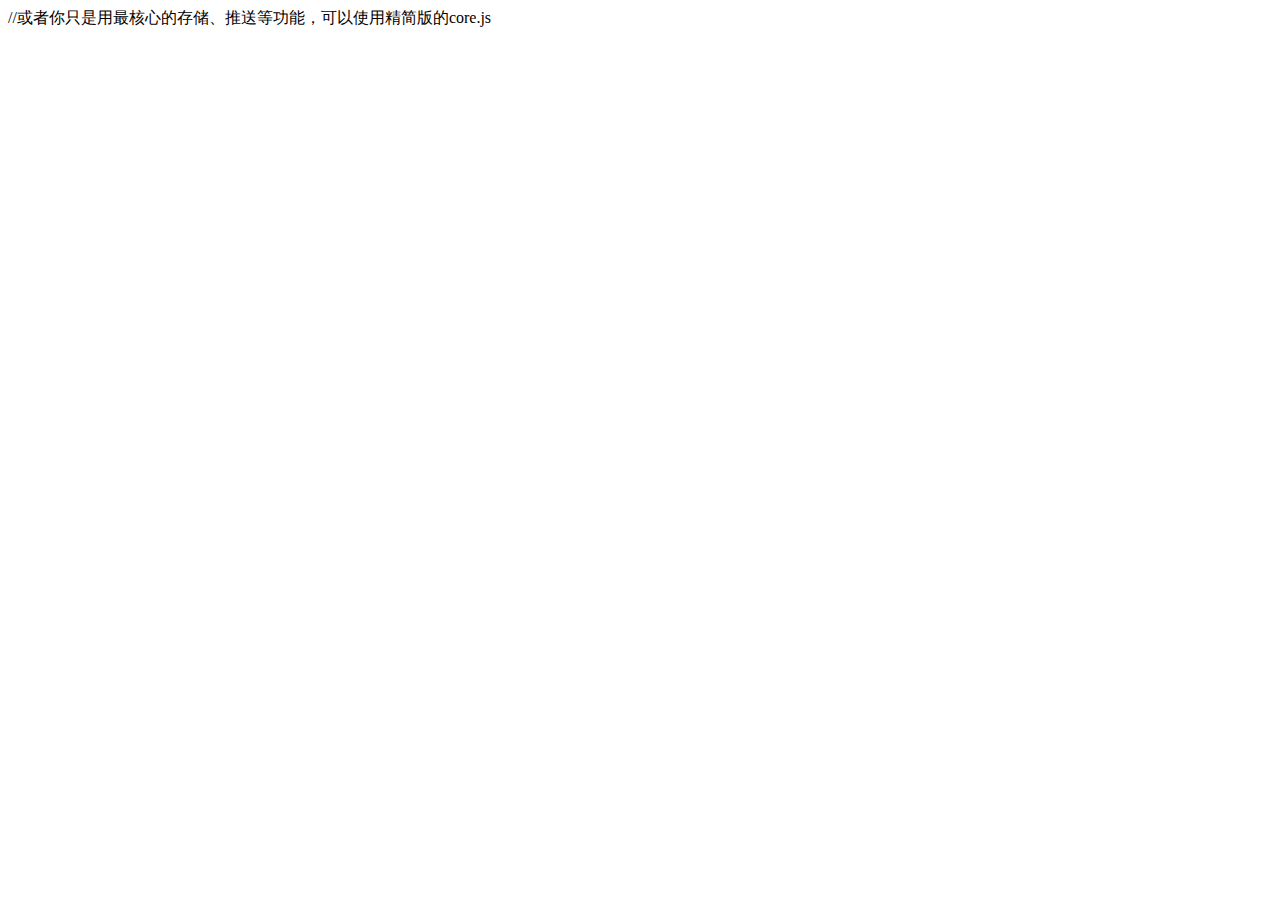
<file: leancloud-test.html>
<!DOCTYPE html>
<html lang="en">
<head>
    <meta charset="UTF-8">
    <title>Lean Cloud</title>
    <script src="https://cdn1.lncld.net/static/js/av-mini-0.6.1.js"></script>
    //或者你只是用最核心的存储、推送等功能，可以使用精简版的core.js
    <script src="https://cdn1.lncld.net/static/js/av-core-mini-0.6.1.js"></script>
    <script>
//        AV.initialize('7ftBV5asp6esVx1i5fcAggt8', 't4z1958z0I9aouVUDGB6OaG4');
//        // 初始化 param1：应用 id、param2：应用 key
//        var TestObject = AV.Object.extend('TestObject');
//        var testObject = new TestObject();
//        testObject.save({
//            foo: 'bar'
//        }, {
//            success: function(object) {
//                alert('LeanCloud works!');
//            }
//        });
    </script>
</head>
<body>

</body>
</html>
</file>
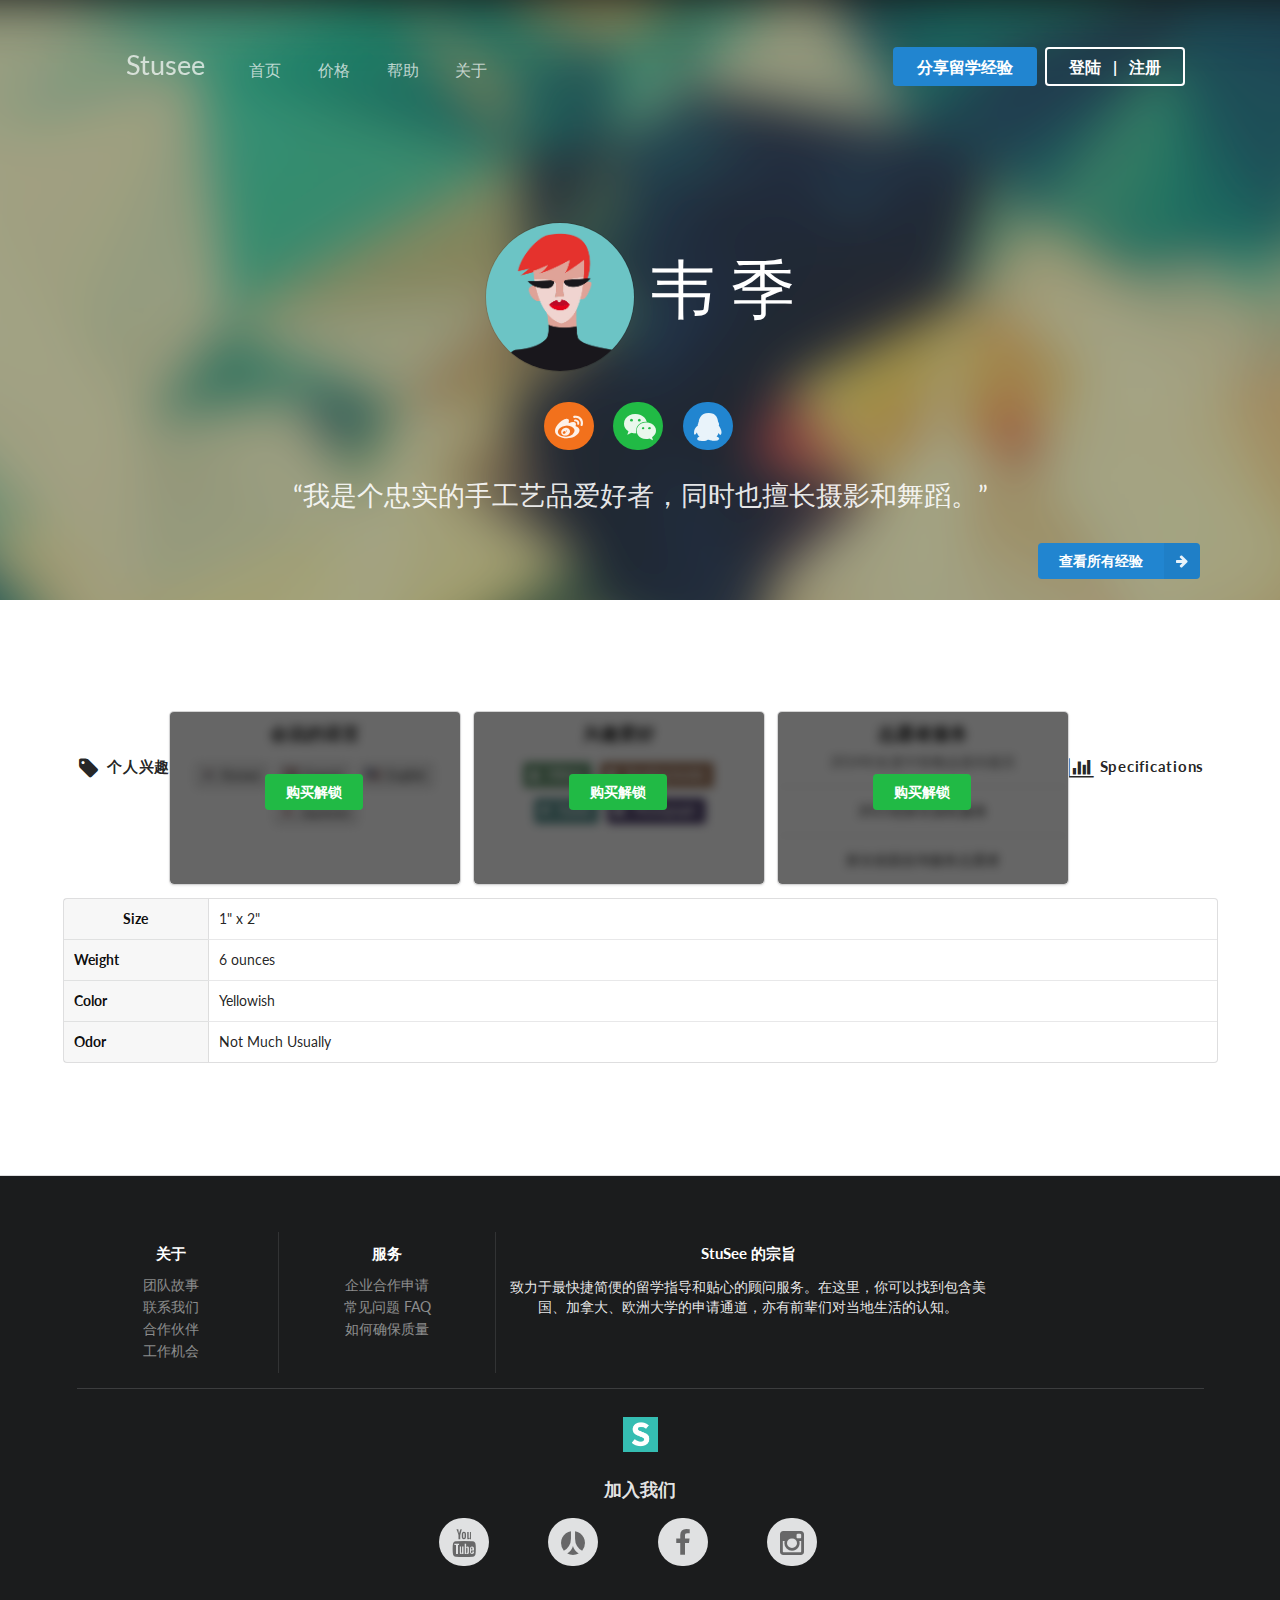
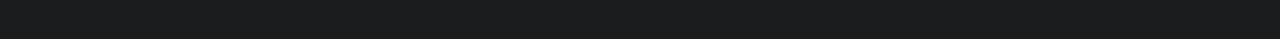
<file: mentor-info.html>
<!DOCTYPE html>
<html>
<head>
    <!-- Standard Meta -->
    <meta charset="utf-8"/>
    <meta http-equiv="X-UA-Compatible" content="IE=edge,chrome=1"/>
    <meta name="viewport" content="width=device-width, initial-scale=1.0, maximum-scale=1.0">

    <!-- Site Properities -->
    <title>StuSee | 留学之旅</title>
    <link rel="stylesheet" type="text/css" href="dist/semantic.css">
    <link rel="stylesheet" type="text/css" href="css/mentor-info.css">

    <script src="assets/library/jquery.min.js"></script>
    <script src="dist/components/visibility.js"></script>
    <script src="dist/components/sidebar.js"></script>
    <script src="dist/components/transition.js"></script>
    <script src="dist/components/dimmer.js"></script>
    <script src="dist/components/button.css"></script>
    <script src="js/mentor-info.js"></script>
</head>
<body>

<!-- Following Menu -->
<div class="ui large top fixed hidden menu">
    <div class="ui container">
        <div class="item">
            <div class="ui logo shape">
                <div class="sides">
                    <div class="active ui side">
                        <a class="item" href="index.html">Stusee</a>
                    </div>
                </div>
            </div>
        </div>
        <a class="active item" href="index.html">首页</a>
        <a class="item" href="price.html">价格</a>
        <a class="item" href="help.html">帮助</a>
        <a class="item" href="about.html">关于</a>

        <div class="right menu">
            <div class="item">
                <a class="ui primary button" href="mentor-signup.html">分享留学经验</a>
            </div>
            <div class="item">
                <a class="ui button">登陆 &nbsp;&nbsp;|&nbsp;&nbsp; 注册</a>
            </div>
        </div>
    </div>
</div>

<!-- Sidebar Menu -->
<div class="ui vertical inverted sidebar menu">
    <a class="active item" href="index.html">首页</a>
    <a class="item" href="price.html">价格</a>
    <a class="item" href="help.html">帮助</a>
    <a class="item" href="about.html">关于</a>
    <a class="item" href="mentor-signup.html">分享留学经验</a>
    <a class="item">登陆 &nbsp;&nbsp;|&nbsp;&nbsp; 注册</a>
</div>


<!-- Page Contents -->
<div class="pusher">

    <!-- Header -->
    <div class="ui inverted vertical masthead center aligned segment"
         style="background-image: url(assets/images/mentor-feature-image.png)">

        <div class="ui container">
            <div class="ui large secondary inverted pointing menu">
                <a class="toc item">
                    <i class="sidebar icon"></i>
                </a>
                <div class="item">
                    <div class="ui logo shape">
                        <div class="sides">
                            <div class="active ui side">
                                <h2><a class="item" style="padding-bottom: 0; padding-right: 8px;" href="index.html">Stusee</a></h2>
                            </div>
                        </div>
                    </div>
                </div>
                <a class="item" href="index.html">首页</a>
                <a class="item" href="price.html">价格</a>
                <a class="item" href="help.html">帮助</a>
                <a class="item" href="about.html">关于</a>

                <div class="right item">
                    <a class="ui primary button" href="mentor-signup.html">分享留学经验</a>
                    <a class="ui inverted button">登陆 &nbsp;&nbsp;|&nbsp;&nbsp; 注册</a>
                </div>
            </div>
        </div>

        <div class="ui text container">
            <h1 class="ui inverted header">
                <img src="assets/images/avatar/avatar5.png" class="circular ui small bordered image"> 韦 季
                <div class="item">
                    <button class="circular ui icon button weibo orange">
                        <i class="big weibo icon"></i>
                    </button>
                    <button class="circular ui icon button wechat green">
                        <i class="big wechat icon"></i>
                    </button>
                    <button class="circular ui icon button qq blue">
                        <i class="big qq icon"></i>
                    </button>
                </div>
            </h1>

            <h2>“我是个忠实的手工艺品爱好者，同时也擅长摄影和舞蹈。”</h2>
        </div>

        <div class="ui right aligned container" style="margin-top: 30px;">
            <button class="ui right labeled icon primary button">
                <i class="right arrow icon"></i>
                查看所有经验
            </button>
        </div>

    </div>

    <!-- Content Blocks -->
    <div class="ui vertical stripe segment" style="background-color: #fff;">
        <div class="ui middle center aligned stackable grid container">
            <div class="row">
                <h4 class="ui horizontal divider header"><i class="tag icon"></i> 个人兴趣 </h4>

                <div class="ui cards">
                    <div class="card blurring">
                        <div class="content">
                            <div class="header">会说的语言</div>
                            <div class="description">

                                <a class="ui image label">
                                    <i class="kr flag"></i>Korean
                                </a>
                                <a class="ui image label">
                                    <i class="pf flag"></i>Franch
                                </a>
                                <a class="ui image label">
                                    <i class="us flag"></i>English
                                </a>
                                <a class="ui image label">
                                    <i class="jp flag"></i>Japanese
                                </a>

                            </div>
                        </div>
                        <div class="ui dimmer">
                            <div class="content">
                                <div class="center">
                                    <h2 class="ui inverted icon header">
                                        <button class="ui green button hide">
                                            购买解锁
                                        </button>
                                    </h2>
                                </div>
                            </div>
                        </div>
                    </div>
                    <div class="card blurring">
                        <div class="content">
                            <div class="header">兴趣爱好</div>

                            <div class="description">
                                <a class="ui green image label">
                                    <i class="tree icon"></i>Hiking
                                </a>
                                <a class="ui orange image label">
                                    <i class="book icon"></i>Reading books
                                </a>
                                <a class="ui teal image label">
                                    <i class="plane icon"></i>Travel
                                </a>
                                <a class="ui violet image label">
                                    <i class="camera retro icon"></i>Photograph
                                </a>
                            </div>
                        </div>
                        <div class="ui dimmer">
                            <div class="content">
                                <div class="center">
                                    <h2 class="ui inverted icon header">
                                        <button class="ui green button hide">
                                            购买解锁
                                        </button>
                                    </h2>
                                </div>
                            </div>
                        </div>
                    </div>
                    <div class="card blurring">
                        <div class="content">
                            <div class="header">志愿者服务</div>
                            <div class="description">
                                2014年欢度中秋晚会接待嘉宾
                            </div>
                        </div>
                        <div class="content">
                            2015迎新生接机服务
                        </div>
                        <div class="content">
                            新生校园咨询服务志愿者
                        </div>
                        <div class="ui dimmer">
                            <div class="content">
                                <div class="center">
                                    <h2 class="ui inverted icon header">
                                        <button class="ui green button hide">
                                            购买解锁
                                        </button>
                                    </h2>
                                </div>
                            </div>
                        </div>
                    </div>


                </div>


                <h4 class="ui horizontal divider header"><i class="bar chart icon"></i> Specifications </h4>
                <table class="ui definition table">
                    <tbody>
                    <tr>
                        <td class="two wide column">Size</td>
                        <td>1" x 2"</td>
                    </tr>
                    <tr>
                        <td>Weight</td>
                        <td>6 ounces</td>
                    </tr>
                    <tr>
                        <td>Color</td>
                        <td>Yellowish</td>
                    </tr>
                    <tr>
                        <td>Odor</td>
                        <td>Not Much Usually</td>
                    </tr>
                    </tbody>
                </table>

            </div>
        </div>

    </div>

    <!-- Footer -->
    <div class="ui inverted vertical footer segment">
        <div class="ui center aligned container">
            <div class="ui stackable inverted divided equal height stackable grid">
                <div class="three wide column">
                    <h4 class="ui inverted header">关于</h4>

                    <div class="ui inverted link list">
                        <a href="#" class="item">团队故事</a>
                        <a href="#" class="item">联系我们</a>
                        <a href="#" class="item">合作伙伴</a>
                        <a href="#" class="item">工作机会</a>
                    </div>
                </div>
                <div class="three wide column">
                    <h4 class="ui inverted header">服务</h4>

                    <div class="ui inverted link list">
                        <a href="#" class="item">企业合作申请</a>
                        <a href="#" class="item">常见问题 FAQ</a>
                        <a href="#" class="item">如何确保质量</a>
                    </div>
                </div>
                <div class="seven wide column">
                    <h4 class="ui inverted header">StuSee 的宗旨</h4>

                    <p>致力于最快捷简便的留学指导和贴心的顾问服务。在这里，你可以找到包含美国、加拿大、欧洲大学的申请通道，亦有前辈们对当地生活的认知。</p>
                </div>
            </div>
            <div class="ui inverted section divider"></div>
            <img src="assets/images/logo.png" class="ui centered mini image">

            <h3>加入我们</h3>

            <div class="ui very relaxed horizontal list">
                <div class="item">
                    <button class="circular ui icon button">
                        <i class="big youtube icon"></i>
                    </button>
                </div>
                <div class="item">
                    <button class="circular ui icon button">
                        <i class="big renren icon"></i>
                    </button>
                </div>
                <div class="item">
                    <button class="circular ui icon button">
                        <i class="big facebook icon"></i>
                    </button>
                </div>
                <div class="item">
                    <button class="circular ui icon button">
                        <i class="big instagram icon"></i>
                    </button>
                </div>
            </div>
        </div>
    </div>

</div>

</body>

</html>
</file>
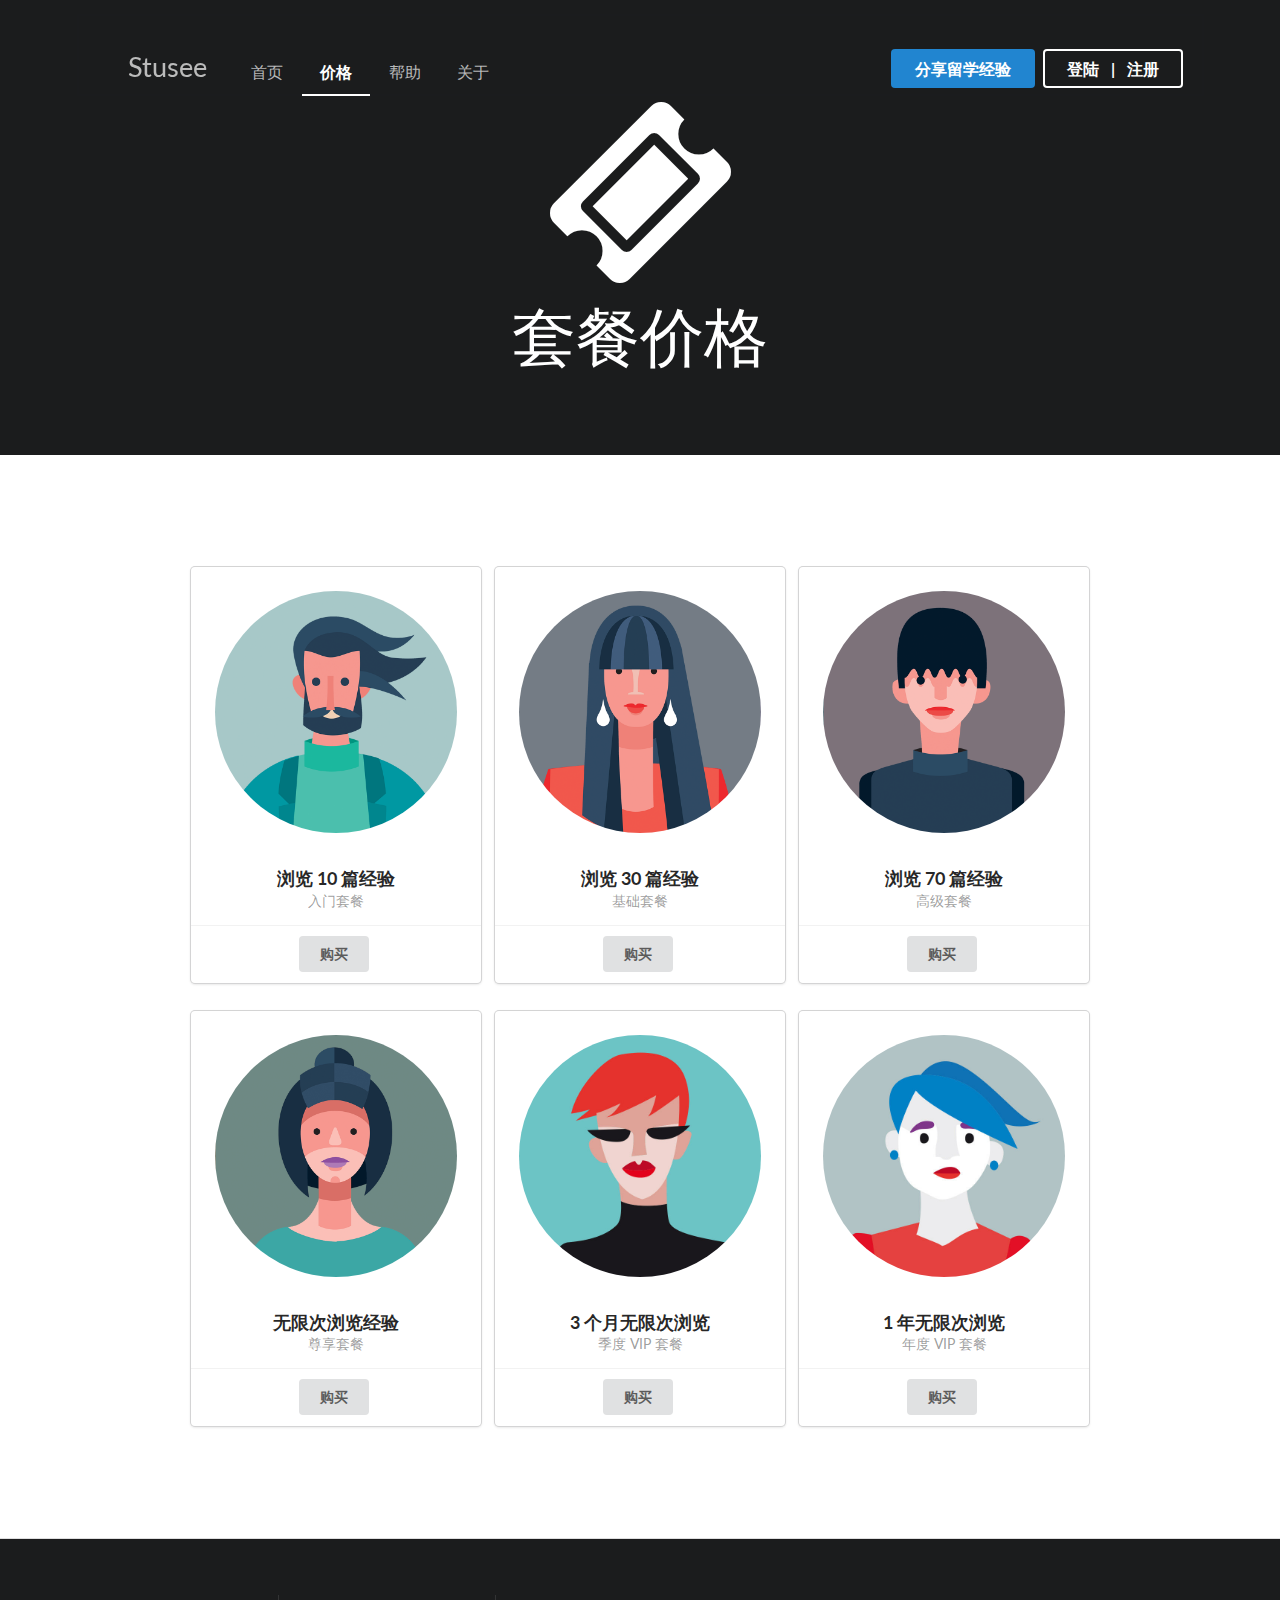
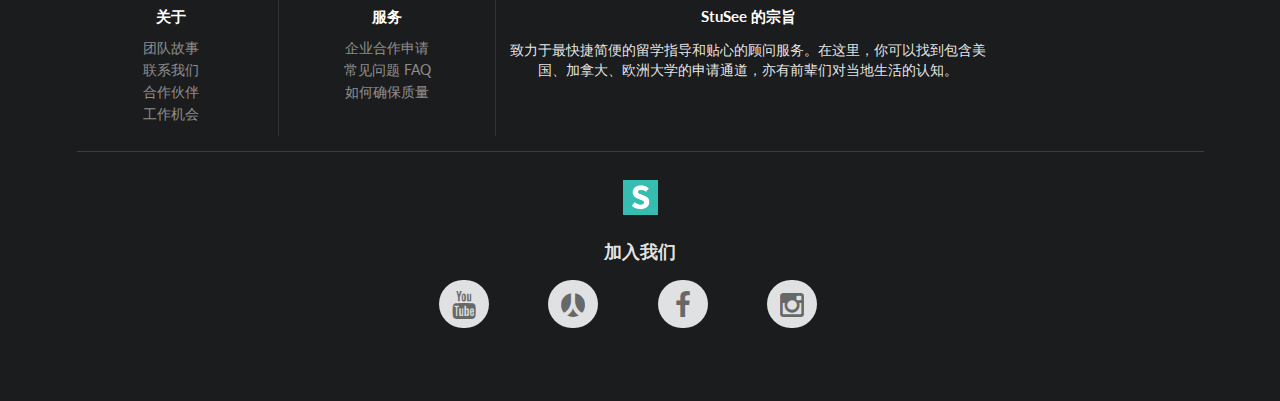
<file: price.html>
<!DOCTYPE html>
<html>
<head>
    <!-- Standard Meta -->
    <meta charset="utf-8"/>
    <meta http-equiv="X-UA-Compatible" content="IE=edge,chrome=1"/>
    <meta name="viewport" content="width=device-width, initial-scale=1.0, maximum-scale=1.0">

    <!-- Site Properities -->
    <title>价格 | Stusee</title>
    <link rel="stylesheet" type="text/css" href="dist/semantic.css">
    <link rel="stylesheet" type="text/css" href="css/price.css">

    <script src="assets/library/jquery.min.js"></script>
    <script src="dist/components/visibility.js"></script>
    <script src="dist/components/sidebar.js"></script>
    <script src="dist/components/transition.js"></script>
    <script src="js/price.js"></script>
</head>
<body>

<!-- Following Menu -->
<div class="ui large top fixed hidden menu">
    <div class="ui container">
        <div class="item">
            <div class="ui logo shape">
                <div class="sides">
                    <div class="active ui side">
                        <a class="item" href="index.html">Stusee</a>
                    </div>
                </div>
            </div>
        </div>
        <a class="item" href="index.html">首页</a>
        <a class="active item" href="#">价格</a>
        <a class="item" href="help.html">帮助</a>
        <a class="item" href="about.html">关于</a>

        <div class="right menu">
            <div class="item">
                <a class="ui primary button" href="mentor-signup.html">分享留学经验</a>
            </div>
            <div class="item">
                <a class="ui button">登陆 &nbsp;&nbsp;|&nbsp;&nbsp; 注册</a>
            </div>
        </div>
    </div>
</div>

<!-- Sidebar Menu -->
<div class="ui vertical inverted sidebar menu">
    <a class="item" href="index.html">首页</a>
    <a class="activeitem" href="#">价格</a>
    <a class="item" href="help.html">帮助</a>
    <a class="item" href="about.html">关于</a>
    <a class="item" href="mentor-signup.html">分享留学经验</a>
    <a class="item">登陆 &nbsp;&nbsp;|&nbsp;&nbsp; 注册</a>
</div>


<!-- Page Contents -->
<div class="pusher">

    <!-- Header -->
    <div class="ui inverted vertical masthead center aligned segment fixed">
        <div class="ui container">
            <div class="ui large secondary inverted pointing menu">
                <a class="toc item">
                    <i class="sidebar icon"></i>
                </a>
                <div class="item">
                    <div class="ui logo shape">
                        <div class="sides">
                            <div class="active ui side">
                                <h2><a class="item" style="padding-bottom: 0; padding-right: 8px;" href="index.html">Stusee</a></h2>
                            </div>
                        </div>
                    </div>
                </div>
                <a class="item" href="index.html">首页</a>
                <a class="active item" href="#">价格</a>
                <a class="item" href="help.html">帮助</a>
                <a class="item" href="about.html">关于</a>

                <div class="right item">
                    <a class="ui primary button" href="mentor-signup.html">分享留学经验</a>
                    <a class="ui inverted button">登陆 &nbsp;&nbsp;|&nbsp;&nbsp; 注册</a>
                </div>
            </div>
        </div>

        <div class="ui text large container">

            <h1 class="ui inverted header icon aligned">
                <i class="ticket icon"></i>
                套餐价格
            </h1>

        </div>

    </div>

    <!-- Price bundle cards -->
    <div class="ui vertical stripe segment">
        <div class="ui middle center aligned stackable grid container">
            <div class="row">
                <div class="ui link cards">
                    <div class="card">
                        <div class="ui aligned center">
                            <img class="ui medium circular image margin-around" src="./assets/images/avatar/avatar1.png">
                        </div>
                        <div class="content" style="border-top: 0;">
                            <div class="header">浏览 10 篇经验</div>
                            <div class="meta">
                                <p style="font-size: 14px;">入门套餐</p>
                            </div>
                        </div>
                        <div class="extra content">
                            <button class="ui button">购买</button>
                        </div>
                    </div>
                    <div class="card">
                        <div class="ui aligned center">
                            <img class="ui medium circular image margin-around" src="./assets/images/avatar/avatar2.png">
                        </div>
                        <div class="content" style="border-top: 0;">
                            <div class="header">浏览 30 篇经验</div>
                            <div class="meta">
                                <p style="font-size: 14px;">基础套餐</p>
                            </div>
                        </div>
                        <div class="extra content">
                            <button class="ui button">购买</button>
                        </div>
                    </div>
                    <div class="card">
                        <div class="ui aligned center">
                            <img class="ui medium circular image margin-around" src="./assets/images/avatar/avatar3.png">
                        </div>
                        <div class="content" style="border-top: 0;">
                            <div class="header">浏览 70 篇经验</div>
                            <div class="meta">
                                <p style="font-size: 14px;">高级套餐</p>
                            </div>
                        </div>
                        <div class="extra content">
                            <button class="ui button">购买</button>
                        </div>
                    </div>
                </div>
            </div>
            <div class="row">
                <div class="ui link cards">
                    <div class="card">
                        <div class="ui aligned center">
                            <img class="ui medium circular image margin-around" src="./assets/images/avatar/avatar4.png">
                        </div>
                        <div class="content" style="border-top: 0;">
                            <div class="header">无限次浏览经验</div>
                            <div class="meta">
                                <p style="font-size: 14px;">尊享套餐</p>
                            </div>
                        </div>
                        <div class="extra content">
                            <button class="ui button">购买</button>
                        </div>
                    </div>
                    <div class="card">
                        <div class="ui aligned center">
                            <img class="ui medium circular image margin-around" src="./assets/images/avatar/avatar5.png">
                        </div>
                        <div class="content" style="border-top: 0;">
                            <div class="header">3 个月无限次浏览</div>
                            <div class="meta">
                                <p style="font-size: 14px;">季度 VIP 套餐</p>
                            </div>
                        </div>
                        <div class="extra content">
                            <button class="ui button">购买</button>
                        </div>
                    </div>
                    <div class="card">
                        <div class="ui aligned center">
                            <img class="ui medium circular image margin-around" src="./assets/images/avatar/nan.jpg">
                        </div>
                        <div class="content" style="border-top: 0;">
                            <div class="header">1 年无限次浏览</div>
                            <div class="meta">
                                <p style="font-size: 14px;">年度 VIP 套餐</p>
                            </div>
                        </div>
                        <div class="extra content">
                            <button class="ui button">购买</button>
                        </div>
                    </div>
                </div>
            </div>
        </div>
    </div>

    <!-- Footer -->
    <div class="ui inverted vertical footer segment">
        <div class="ui center aligned container">
            <div class="ui stackable inverted divided equal height stackable grid">
                <div class="three wide column">
                    <h4 class="ui inverted header">关于</h4>

                    <div class="ui inverted link list">
                        <a href="#" class="item">团队故事</a>
                        <a href="#" class="item">联系我们</a>
                        <a href="#" class="item">合作伙伴</a>
                        <a href="#" class="item">工作机会</a>
                    </div>
                </div>
                <div class="three wide column">
                    <h4 class="ui inverted header">服务</h4>

                    <div class="ui inverted link list">
                        <a href="#" class="item">企业合作申请</a>
                        <a href="#" class="item">常见问题 FAQ</a>
                        <a href="#" class="item">如何确保质量</a>
                    </div>
                </div>
                <div class="seven wide column">
                    <h4 class="ui inverted header">StuSee 的宗旨</h4>

                    <p>致力于最快捷简便的留学指导和贴心的顾问服务。在这里，你可以找到包含美国、加拿大、欧洲大学的申请通道，亦有前辈们对当地生活的认知。</p>
                </div>
            </div>
            <div class="ui inverted section divider"></div>
            <img src="assets/images/logo.png" class="ui centered mini image">

            <h3>加入我们</h3>

            <div class="ui very relaxed horizontal list">
                <div class="item">
                    <button class="circular ui icon button">
                        <i class="big youtube icon"></i>
                    </button>
                </div>
                <div class="item">
                    <button class="circular ui icon button">
                        <i class="big renren icon"></i>
                    </button>
                </div>
                <div class="item">
                    <button class="circular ui icon button">
                        <i class="big facebook icon"></i>
                    </button>
                </div>
                <div class="item">
                    <button class="circular ui icon button">
                        <i class="big instagram icon"></i>
                    </button>
                </div>
            </div>
        </div>
    </div>
</div>

</body>

</html>
</file>
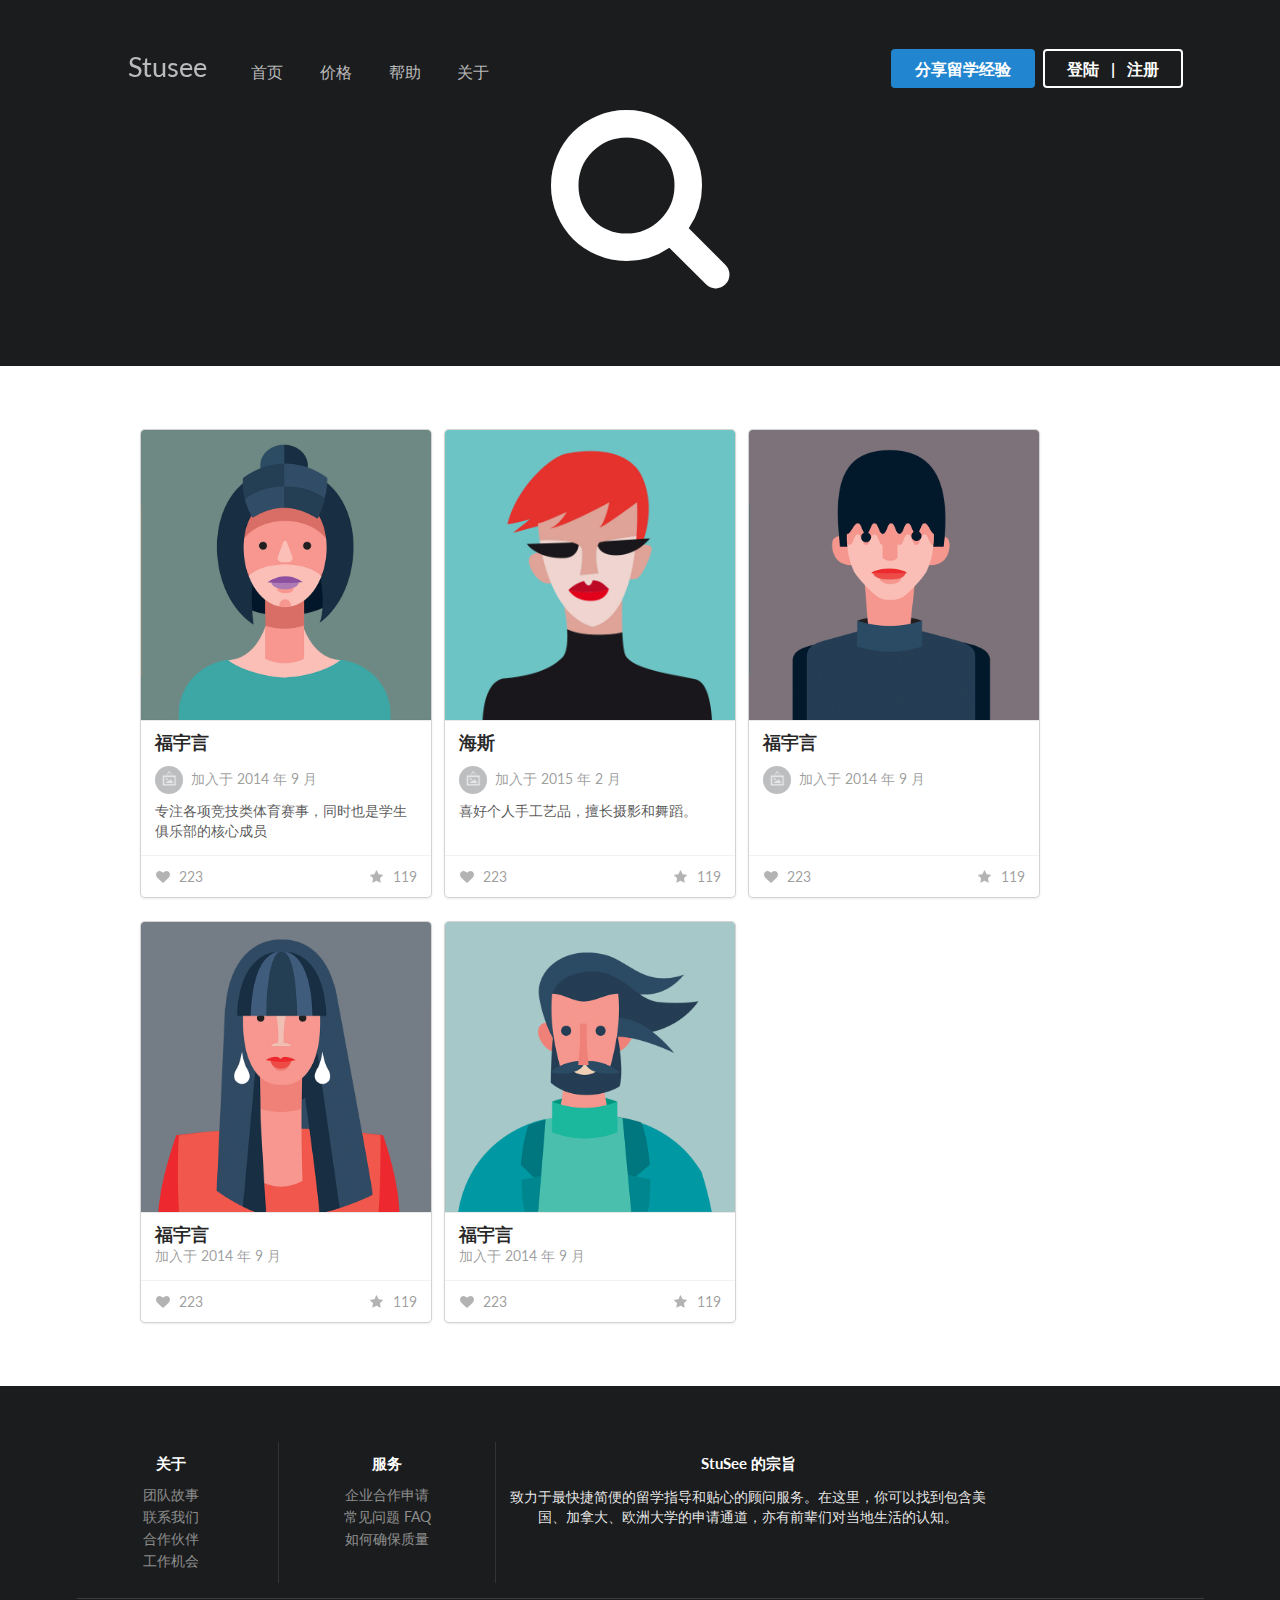
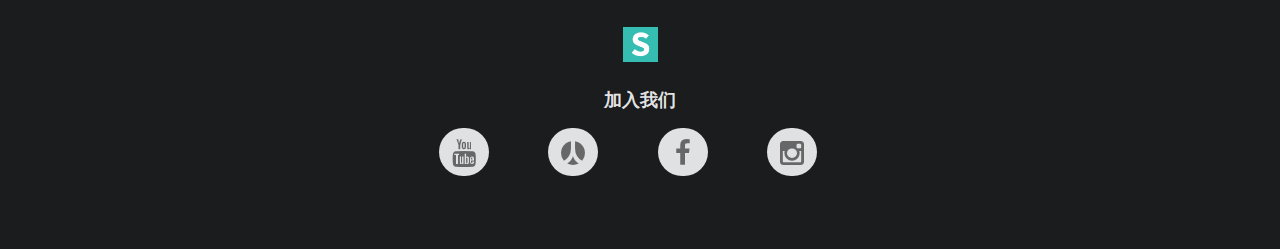
<file: result.html>
<!DOCTYPE html>
<html>
<head>
    <!-- Standard Meta -->
    <meta charset="utf-8"/>
    <meta http-equiv="X-UA-Compatible" content="IE=edge,chrome=1"/>
    <meta name="viewport" content="width=device-width, initial-scale=1.0, maximum-scale=1.0">

    <!-- Site Properities -->
    <title>搜索结果 | Stusee</title>
    <link rel="stylesheet" type="text/css" href="dist/semantic.css">
    <link rel="stylesheet" type="text/css" href="css/result.css">

    <script src="assets/library/jquery.min.js"></script>
    <script src="dist/components/visibility.js"></script>
    <script src="dist/components/sidebar.js"></script>
    <script src="dist/components/transition.js"></script>
    <script src="dist/components/dropdown.js"></script>
    <script src="dist/components/dimmer.js"></script>
    <script src="dist/components/checkbox.js"></script>
    <script src="js/result.js"></script>
</head>
<body>

<!-- Following Menu -->
<div class="ui large top fixed hidden menu">
    <div class="ui container">
        <div class="item">
            <div class="ui logo shape">
                <div class="sides">
                    <div class="active ui side">
                        <a class="item" href="index.html">Stusee</a>
                    </div>
                </div>
            </div>
        </div>
        <a class="item" href="index.html">首页</a>
        <a class="item" href="price.html">价格</a>
        <a class="item" href="help.html">帮助</a>
        <a class="item" href="about.html">关于</a>

        <div class="right menu">
            <div class="item">
                <a class="ui primary button" href="mentor-signup.html">分享留学经验</a>
            </div>
            <div class="item">
                <a class="ui button">登陆 &nbsp;&nbsp;|&nbsp;&nbsp; 注册</a>
            </div>
        </div>
    </div>
</div>

<!-- Sidebar Menu -->
<div class="ui vertical inverted sidebar menu">
    <a class="item" href="index.html">首页</a>
    <a class="item" href="price.html">价格</a>
    <a class="item" href="help.html">帮助</a>
    <a class="item" href="about.html">关于</a>
    <a class="item" href="mentor-signup.html">分享留学经验</a>
    <a class="item">登陆 &nbsp;&nbsp;|&nbsp;&nbsp; 注册</a>
</div>


<!-- Page Contents -->
<div class="pusher">

    <!-- Header -->
    <div class="ui inverted vertical masthead center aligned segment fixed">
        <div class="ui container">
            <div class="ui large secondary inverted pointing menu">
                <a class="toc item">
                    <i class="sidebar icon"></i>
                </a>
                <div class="item">
                    <div class="ui logo shape">
                        <div class="sides">
                            <div class="active ui side">
                                <h2><a class="item" style="padding-bottom: 0; padding-right: 8px;" href="index.html">Stusee</a></h2>
                            </div>
                        </div>
                    </div>
                </div>
                <a class="item" href="index.html">首页</a>
                <a class="item" href="price.html">价格</a>
                <a class="item" href="help.html">帮助</a>
                <a class="item" href="about.html">关于</a>

                <div class="right item">
                    <a class="ui primary button" href="mentor-signup.html">分享留学经验</a>
                    <a class="ui inverted button">登陆 &nbsp;&nbsp;|&nbsp;&nbsp; 注册</a>
                </div>
            </div>
        </div>

        <div class="ui text large container">

            <h1 class="ui inverted header icon aligned">
                <i class="search icon"></i>
            </h1>

            <!--<div class="ui indicating progress active inverted" data-percent="70">-->
                <!--<div class="bar" style="transition: 300ms; -webkit-transition: 300ms; width: 70%;"></div>-->
                <!--<div class="label" style="color: white;">70% 完整度</div>-->
            <!--</div>-->

            <!--<div class="ui fluid search selection dropdown">-->
                <!--<input type="hidden" name="country">-->
                <!--<i class="dropdown icon"></i>-->

                <!--<div class="default text">Select Country</div>-->
                <!--<div class="menu">-->
                    <!--<div class="item" data-value="af"><i class="af flag"></i>Afghanistan</div>-->
                    <!--<div class="item" data-value="ax"><i class="ax flag"></i>Aland Islands</div>-->
                    <!--<div class="item" data-value="al"><i class="al flag"></i>Albania</div>-->
                    <!--<div class="item" data-value="dz"><i class="dz flag"></i>Algeria</div>-->
                    <!--<div class="item" data-value="as"><i class="as flag"></i>American Samoa</div>-->
                    <!--<div class="item" data-value="ad"><i class="ad flag"></i>Andorra</div>-->
                    <!--<div class="item" data-value="ao"><i class="ao flag"></i>Angola</div>-->
                    <!--<div class="item" data-value="ai"><i class="ai flag"></i>Anguilla</div>-->
                    <!--<div class="item" data-value="ag"><i class="ag flag"></i>Antigua</div>-->
                    <!--<div class="item" data-value="ar"><i class="ar flag"></i>Argentina</div>-->
                    <!--<div class="item" data-value="am"><i class="am flag"></i>Armenia</div>-->
                    <!--<div class="item" data-value="aw"><i class="aw flag"></i>Aruba</div>-->
                    <!--<div class="item" data-value="au"><i class="au flag"></i>Australia</div>-->
                    <!--<div class="item" data-value="at"><i class="at flag"></i>Austria</div>-->
                    <!--<div class="item" data-value="az"><i class="az flag"></i>Azerbaijan</div>-->
                    <!--<div class="item" data-value="bs"><i class="bs flag"></i>Bahamas</div>-->
                    <!--<div class="item" data-value="bh"><i class="bh flag"></i>Bahrain</div>-->
                    <!--<div class="item" data-value="bd"><i class="bd flag"></i>Bangladesh</div>-->
                    <!--<div class="item" data-value="bb"><i class="bb flag"></i>Barbados</div>-->
                    <!--<div class="item" data-value="by"><i class="by flag"></i>Belarus</div>-->
                    <!--<div class="item" data-value="be"><i class="be flag"></i>Belgium</div>-->
                    <!--<div class="item" data-value="bz"><i class="bz flag"></i>Belize</div>-->
                    <!--<div class="item" data-value="bj"><i class="bj flag"></i>Benin</div>-->
                    <!--<div class="item" data-value="bm"><i class="bm flag"></i>Bermuda</div>-->
                    <!--<div class="item" data-value="bt"><i class="bt flag"></i>Bhutan</div>-->
                    <!--<div class="item" data-value="bo"><i class="bo flag"></i>Bolivia</div>-->
                    <!--<div class="item" data-value="ba"><i class="ba flag"></i>Bosnia</div>-->
                    <!--<div class="item" data-value="bw"><i class="bw flag"></i>Botswana</div>-->
                    <!--<div class="item" data-value="bv"><i class="bv flag"></i>Bouvet Island</div>-->
                    <!--<div class="item" data-value="br"><i class="br flag"></i>Brazil</div>-->
                    <!--<div class="item" data-value="vg"><i class="vg flag"></i>British Virgin Islands</div>-->
                    <!--<div class="item" data-value="bn"><i class="bn flag"></i>Brunei</div>-->
                    <!--<div class="item" data-value="bg"><i class="bg flag"></i>Bulgaria</div>-->
                    <!--<div class="item" data-value="bf"><i class="bf flag"></i>Burkina Faso</div>-->
                    <!--<div class="item" data-value="ar"><i class="ar flag"></i>Burma</div>-->
                    <!--<div class="item" data-value="bi"><i class="bi flag"></i>Burundi</div>-->
                    <!--<div class="item" data-value="tc"><i class="tc flag"></i>Caicos Islands</div>-->
                    <!--<div class="item" data-value="kh"><i class="kh flag"></i>Cambodia</div>-->
                    <!--<div class="item" data-value="cm"><i class="cm flag"></i>Cameroon</div>-->
                    <!--<div class="item" data-value="ca"><i class="ca flag"></i>Canada</div>-->
                    <!--<div class="item" data-value="cv"><i class="cv flag"></i>Cape Verde</div>-->
                    <!--<div class="item" data-value="ky"><i class="ky flag"></i>Cayman Islands</div>-->
                    <!--<div class="item" data-value="cf"><i class="cf flag"></i>Central African Republic</div>-->
                    <!--<div class="item" data-value="td"><i class="td flag"></i>Chad</div>-->
                    <!--<div class="item" data-value="cl"><i class="cl flag"></i>Chile</div>-->
                    <!--<div class="item" data-value="cn"><i class="cn flag"></i>China</div>-->
                    <!--<div class="item" data-value="cx"><i class="cx flag"></i>Christmas Island</div>-->
                    <!--<div class="item" data-value="cc"><i class="cc flag"></i>Cocos Islands</div>-->
                    <!--<div class="item" data-value="co"><i class="co flag"></i>Colombia</div>-->
                    <!--<div class="item" data-value="km"><i class="km flag"></i>Comoros</div>-->
                    <!--<div class="item" data-value="cg"><i class="cg flag"></i>Congo Brazzaville</div>-->
                    <!--<div class="item" data-value="cd"><i class="cd flag"></i>Congo</div>-->
                    <!--<div class="item" data-value="ck"><i class="ck flag"></i>Cook Islands</div>-->
                    <!--<div class="item" data-value="cr"><i class="cr flag"></i>Costa Rica</div>-->
                    <!--<div class="item" data-value="ci"><i class="ci flag"></i>Cote Divoire</div>-->
                    <!--<div class="item" data-value="hr"><i class="hr flag"></i>Croatia</div>-->
                    <!--<div class="item" data-value="cu"><i class="cu flag"></i>Cuba</div>-->
                    <!--<div class="item" data-value="cy"><i class="cy flag"></i>Cyprus</div>-->
                    <!--<div class="item" data-value="cz"><i class="cz flag"></i>Czech Republic</div>-->
                    <!--<div class="item" data-value="dk"><i class="dk flag"></i>Denmark</div>-->
                    <!--<div class="item" data-value="dj"><i class="dj flag"></i>Djibouti</div>-->
                    <!--<div class="item" data-value="dm"><i class="dm flag"></i>Dominica</div>-->
                    <!--<div class="item" data-value="do"><i class="do flag"></i>Dominican Republic</div>-->
                    <!--<div class="item" data-value="ec"><i class="ec flag"></i>Ecuador</div>-->
                    <!--<div class="item" data-value="eg"><i class="eg flag"></i>Egypt</div>-->
                    <!--<div class="item" data-value="sv"><i class="sv flag"></i>El Salvador</div>-->
                    <!--<div class="item" data-value="gb"><i class="gb flag"></i>England</div>-->
                    <!--<div class="item" data-value="gq"><i class="gq flag"></i>Equatorial Guinea</div>-->
                    <!--<div class="item" data-value="er"><i class="er flag"></i>Eritrea</div>-->
                    <!--<div class="item" data-value="ee"><i class="ee flag"></i>Estonia</div>-->
                    <!--<div class="item" data-value="et"><i class="et flag"></i>Ethiopia</div>-->
                    <!--<div class="item" data-value="eu"><i class="eu flag"></i>European Union</div>-->
                    <!--<div class="item" data-value="fk"><i class="fk flag"></i>Falkland Islands</div>-->
                    <!--<div class="item" data-value="fo"><i class="fo flag"></i>Faroe Islands</div>-->
                    <!--<div class="item" data-value="fj"><i class="fj flag"></i>Fiji</div>-->
                    <!--<div class="item" data-value="fi"><i class="fi flag"></i>Finland</div>-->
                    <!--<div class="item" data-value="fr"><i class="fr flag"></i>France</div>-->
                    <!--<div class="item" data-value="gf"><i class="gf flag"></i>French Guiana</div>-->
                    <!--<div class="item" data-value="pf"><i class="pf flag"></i>French Polynesia</div>-->
                    <!--<div class="item" data-value="tf"><i class="tf flag"></i>French Territories</div>-->
                    <!--<div class="item" data-value="ga"><i class="ga flag"></i>Gabon</div>-->
                    <!--<div class="item" data-value="gm"><i class="gm flag"></i>Gambia</div>-->
                    <!--<div class="item" data-value="ge"><i class="ge flag"></i>Georgia</div>-->
                    <!--<div class="item" data-value="de"><i class="de flag"></i>Germany</div>-->
                    <!--<div class="item" data-value="gh"><i class="gh flag"></i>Ghana</div>-->
                    <!--<div class="item" data-value="gi"><i class="gi flag"></i>Gibraltar</div>-->
                    <!--<div class="item" data-value="gr"><i class="gr flag"></i>Greece</div>-->
                    <!--<div class="item" data-value="gl"><i class="gl flag"></i>Greenland</div>-->
                    <!--<div class="item" data-value="gd"><i class="gd flag"></i>Grenada</div>-->
                    <!--<div class="item" data-value="gp"><i class="gp flag"></i>Guadeloupe</div>-->
                    <!--<div class="item" data-value="gu"><i class="gu flag"></i>Guam</div>-->
                    <!--<div class="item" data-value="gt"><i class="gt flag"></i>Guatemala</div>-->
                    <!--<div class="item" data-value="gw"><i class="gw flag"></i>Guinea-Bissau</div>-->
                    <!--<div class="item" data-value="gn"><i class="gn flag"></i>Guinea</div>-->
                    <!--<div class="item" data-value="gy"><i class="gy flag"></i>Guyana</div>-->
                    <!--<div class="item" data-value="ht"><i class="ht flag"></i>Haiti</div>-->
                    <!--<div class="item" data-value="hm"><i class="hm flag"></i>Heard Island</div>-->
                    <!--<div class="item" data-value="hn"><i class="hn flag"></i>Honduras</div>-->
                    <!--<div class="item" data-value="hk"><i class="hk flag"></i>Hong Kong</div>-->
                    <!--<div class="item" data-value="hu"><i class="hu flag"></i>Hungary</div>-->
                    <!--<div class="item" data-value="is"><i class="is flag"></i>Iceland</div>-->
                    <!--<div class="item" data-value="in"><i class="in flag"></i>India</div>-->
                    <!--<div class="item" data-value="io"><i class="io flag"></i>Indian Ocean Territory</div>-->
                    <!--<div class="item" data-value="id"><i class="id flag"></i>Indonesia</div>-->
                    <!--<div class="item" data-value="ir"><i class="ir flag"></i>Iran</div>-->
                    <!--<div class="item" data-value="iq"><i class="iq flag"></i>Iraq</div>-->
                    <!--<div class="item" data-value="ie"><i class="ie flag"></i>Ireland</div>-->
                    <!--<div class="item" data-value="il"><i class="il flag"></i>Israel</div>-->
                    <!--<div class="item" data-value="it"><i class="it flag"></i>Italy</div>-->
                    <!--<div class="item" data-value="jm"><i class="jm flag"></i>Jamaica</div>-->
                    <!--<div class="item" data-value="jp"><i class="jp flag"></i>Japan</div>-->
                    <!--<div class="item" data-value="jo"><i class="jo flag"></i>Jordan</div>-->
                    <!--<div class="item" data-value="kz"><i class="kz flag"></i>Kazakhstan</div>-->
                    <!--<div class="item" data-value="ke"><i class="ke flag"></i>Kenya</div>-->
                    <!--<div class="item" data-value="ki"><i class="ki flag"></i>Kiribati</div>-->
                    <!--<div class="item" data-value="kw"><i class="kw flag"></i>Kuwait</div>-->
                    <!--<div class="item" data-value="kg"><i class="kg flag"></i>Kyrgyzstan</div>-->
                    <!--<div class="item" data-value="la"><i class="la flag"></i>Laos</div>-->
                    <!--<div class="item" data-value="lv"><i class="lv flag"></i>Latvia</div>-->
                    <!--<div class="item" data-value="lb"><i class="lb flag"></i>Lebanon</div>-->
                    <!--<div class="item" data-value="ls"><i class="ls flag"></i>Lesotho</div>-->
                    <!--<div class="item" data-value="lr"><i class="lr flag"></i>Liberia</div>-->
                    <!--<div class="item" data-value="ly"><i class="ly flag"></i>Libya</div>-->
                    <!--<div class="item" data-value="li"><i class="li flag"></i>Liechtenstein</div>-->
                    <!--<div class="item" data-value="lt"><i class="lt flag"></i>Lithuania</div>-->
                    <!--<div class="item" data-value="lu"><i class="lu flag"></i>Luxembourg</div>-->
                    <!--<div class="item" data-value="mo"><i class="mo flag"></i>Macau</div>-->
                    <!--<div class="item" data-value="mk"><i class="mk flag"></i>Macedonia</div>-->
                    <!--<div class="item" data-value="mg"><i class="mg flag"></i>Madagascar</div>-->
                    <!--<div class="item" data-value="mw"><i class="mw flag"></i>Malawi</div>-->
                    <!--<div class="item" data-value="my"><i class="my flag"></i>Malaysia</div>-->
                    <!--<div class="item" data-value="mv"><i class="mv flag"></i>Maldives</div>-->
                    <!--<div class="item" data-value="ml"><i class="ml flag"></i>Mali</div>-->
                    <!--<div class="item" data-value="mt"><i class="mt flag"></i>Malta</div>-->
                    <!--<div class="item" data-value="mh"><i class="mh flag"></i>Marshall Islands</div>-->
                    <!--<div class="item" data-value="mq"><i class="mq flag"></i>Martinique</div>-->
                    <!--<div class="item" data-value="mr"><i class="mr flag"></i>Mauritania</div>-->
                    <!--<div class="item" data-value="mu"><i class="mu flag"></i>Mauritius</div>-->
                    <!--<div class="item" data-value="yt"><i class="yt flag"></i>Mayotte</div>-->
                    <!--<div class="item" data-value="mx"><i class="mx flag"></i>Mexico</div>-->
                    <!--<div class="item" data-value="fm"><i class="fm flag"></i>Micronesia</div>-->
                    <!--<div class="item" data-value="md"><i class="md flag"></i>Moldova</div>-->
                    <!--<div class="item" data-value="mc"><i class="mc flag"></i>Monaco</div>-->
                    <!--<div class="item" data-value="mn"><i class="mn flag"></i>Mongolia</div>-->
                    <!--<div class="item" data-value="me"><i class="me flag"></i>Montenegro</div>-->
                    <!--<div class="item" data-value="ms"><i class="ms flag"></i>Montserrat</div>-->
                    <!--<div class="item" data-value="ma"><i class="ma flag"></i>Morocco</div>-->
                    <!--<div class="item" data-value="mz"><i class="mz flag"></i>Mozambique</div>-->
                    <!--<div class="item" data-value="na"><i class="na flag"></i>Namibia</div>-->
                    <!--<div class="item" data-value="nr"><i class="nr flag"></i>Nauru</div>-->
                    <!--<div class="item" data-value="np"><i class="np flag"></i>Nepal</div>-->
                    <!--<div class="item" data-value="an"><i class="an flag"></i>Netherlands Antilles</div>-->
                    <!--<div class="item" data-value="nl"><i class="nl flag"></i>Netherlands</div>-->
                    <!--<div class="item" data-value="nc"><i class="nc flag"></i>New Caledonia</div>-->
                    <!--<div class="item" data-value="pg"><i class="pg flag"></i>New Guinea</div>-->
                    <!--<div class="item" data-value="nz"><i class="nz flag"></i>New Zealand</div>-->
                    <!--<div class="item" data-value="ni"><i class="ni flag"></i>Nicaragua</div>-->
                    <!--<div class="item" data-value="ne"><i class="ne flag"></i>Niger</div>-->
                    <!--<div class="item" data-value="ng"><i class="ng flag"></i>Nigeria</div>-->
                    <!--<div class="item" data-value="nu"><i class="nu flag"></i>Niue</div>-->
                    <!--<div class="item" data-value="nf"><i class="nf flag"></i>Norfolk Island</div>-->
                    <!--<div class="item" data-value="kp"><i class="kp flag"></i>North Korea</div>-->
                    <!--<div class="item" data-value="mp"><i class="mp flag"></i>Northern Mariana Islands</div>-->
                    <!--<div class="item" data-value="no"><i class="no flag"></i>Norway</div>-->
                    <!--<div class="item" data-value="om"><i class="om flag"></i>Oman</div>-->
                    <!--<div class="item" data-value="pk"><i class="pk flag"></i>Pakistan</div>-->
                    <!--<div class="item" data-value="pw"><i class="pw flag"></i>Palau</div>-->
                    <!--<div class="item" data-value="ps"><i class="ps flag"></i>Palestine</div>-->
                    <!--<div class="item" data-value="pa"><i class="pa flag"></i>Panama</div>-->
                    <!--<div class="item" data-value="py"><i class="py flag"></i>Paraguay</div>-->
                    <!--<div class="item" data-value="pe"><i class="pe flag"></i>Peru</div>-->
                    <!--<div class="item" data-value="ph"><i class="ph flag"></i>Philippines</div>-->
                    <!--<div class="item" data-value="pn"><i class="pn flag"></i>Pitcairn Islands</div>-->
                    <!--<div class="item" data-value="pl"><i class="pl flag"></i>Poland</div>-->
                    <!--<div class="item" data-value="pt"><i class="pt flag"></i>Portugal</div>-->
                    <!--<div class="item" data-value="pr"><i class="pr flag"></i>Puerto Rico</div>-->
                    <!--<div class="item" data-value="qa"><i class="qa flag"></i>Qatar</div>-->
                    <!--<div class="item" data-value="re"><i class="re flag"></i>Reunion</div>-->
                    <!--<div class="item" data-value="ro"><i class="ro flag"></i>Romania</div>-->
                    <!--<div class="item" data-value="ru"><i class="ru flag"></i>Russia</div>-->
                    <!--<div class="item" data-value="rw"><i class="rw flag"></i>Rwanda</div>-->
                    <!--<div class="item" data-value="sh"><i class="sh flag"></i>Saint Helena</div>-->
                    <!--<div class="item" data-value="kn"><i class="kn flag"></i>Saint Kitts and Nevis</div>-->
                    <!--<div class="item" data-value="lc"><i class="lc flag"></i>Saint Lucia</div>-->
                    <!--<div class="item" data-value="pm"><i class="pm flag"></i>Saint Pierre</div>-->
                    <!--<div class="item" data-value="vc"><i class="vc flag"></i>Saint Vincent</div>-->
                    <!--<div class="item" data-value="ws"><i class="ws flag"></i>Samoa</div>-->
                    <!--<div class="item" data-value="sm"><i class="sm flag"></i>San Marino</div>-->
                    <!--<div class="item" data-value="gs"><i class="gs flag"></i>Sandwich Islands</div>-->
                    <!--<div class="item" data-value="st"><i class="st flag"></i>Sao Tome</div>-->
                    <!--<div class="item" data-value="sa"><i class="sa flag"></i>Saudi Arabia</div>-->
                    <!--<div class="item" data-value="sn"><i class="sn flag"></i>Senegal</div>-->
                    <!--<div class="item" data-value="cs"><i class="cs flag"></i>Serbia</div>-->
                    <!--<div class="item" data-value="rs"><i class="rs flag"></i>Serbia</div>-->
                    <!--<div class="item" data-value="sc"><i class="sc flag"></i>Seychelles</div>-->
                    <!--<div class="item" data-value="sl"><i class="sl flag"></i>Sierra Leone</div>-->
                    <!--<div class="item" data-value="sg"><i class="sg flag"></i>Singapore</div>-->
                    <!--<div class="item" data-value="sk"><i class="sk flag"></i>Slovakia</div>-->
                    <!--<div class="item" data-value="si"><i class="si flag"></i>Slovenia</div>-->
                    <!--<div class="item" data-value="sb"><i class="sb flag"></i>Solomon Islands</div>-->
                    <!--<div class="item" data-value="so"><i class="so flag"></i>Somalia</div>-->
                    <!--<div class="item" data-value="za"><i class="za flag"></i>South Africa</div>-->
                    <!--<div class="item" data-value="kr"><i class="kr flag"></i>South Korea</div>-->
                    <!--<div class="item" data-value="es"><i class="es flag"></i>Spain</div>-->
                    <!--<div class="item" data-value="lk"><i class="lk flag"></i>Sri Lanka</div>-->
                    <!--<div class="item" data-value="sd"><i class="sd flag"></i>Sudan</div>-->
                    <!--<div class="item" data-value="sr"><i class="sr flag"></i>Suriname</div>-->
                    <!--<div class="item" data-value="sj"><i class="sj flag"></i>Svalbard</div>-->
                    <!--<div class="item" data-value="sz"><i class="sz flag"></i>Swaziland</div>-->
                    <!--<div class="item" data-value="se"><i class="se flag"></i>Sweden</div>-->
                    <!--<div class="item" data-value="ch"><i class="ch flag"></i>Switzerland</div>-->
                    <!--<div class="item" data-value="sy"><i class="sy flag"></i>Syria</div>-->
                    <!--<div class="item" data-value="tw"><i class="tw flag"></i>Taiwan</div>-->
                    <!--<div class="item" data-value="tj"><i class="tj flag"></i>Tajikistan</div>-->
                    <!--<div class="item" data-value="tz"><i class="tz flag"></i>Tanzania</div>-->
                    <!--<div class="item" data-value="th"><i class="th flag"></i>Thailand</div>-->
                    <!--<div class="item" data-value="tl"><i class="tl flag"></i>Timorleste</div>-->
                    <!--<div class="item" data-value="tg"><i class="tg flag"></i>Togo</div>-->
                    <!--<div class="item" data-value="tk"><i class="tk flag"></i>Tokelau</div>-->
                    <!--<div class="item" data-value="to"><i class="to flag"></i>Tonga</div>-->
                    <!--<div class="item" data-value="tt"><i class="tt flag"></i>Trinidad</div>-->
                    <!--<div class="item" data-value="tn"><i class="tn flag"></i>Tunisia</div>-->
                    <!--<div class="item" data-value="tr"><i class="tr flag"></i>Turkey</div>-->
                    <!--<div class="item" data-value="tm"><i class="tm flag"></i>Turkmenistan</div>-->
                    <!--<div class="item" data-value="tv"><i class="tv flag"></i>Tuvalu</div>-->
                    <!--<div class="item" data-value="ug"><i class="ug flag"></i>Uganda</div>-->
                    <!--<div class="item" data-value="ua"><i class="ua flag"></i>Ukraine</div>-->
                    <!--<div class="item" data-value="ae"><i class="ae flag"></i>United Arab Emirates</div>-->
                    <!--<div class="item" data-value="us"><i class="us flag"></i>United States</div>-->
                    <!--<div class="item" data-value="uy"><i class="uy flag"></i>Uruguay</div>-->
                    <!--<div class="item" data-value="um"><i class="um flag"></i>Us Minor Islands</div>-->
                    <!--<div class="item" data-value="vi"><i class="vi flag"></i>Us Virgin Islands</div>-->
                    <!--<div class="item" data-value="uz"><i class="uz flag"></i>Uzbekistan</div>-->
                    <!--<div class="item" data-value="vu"><i class="vu flag"></i>Vanuatu</div>-->
                    <!--<div class="item" data-value="va"><i class="va flag"></i>Vatican City</div>-->
                    <!--<div class="item" data-value="ve"><i class="ve flag"></i>Venezuela</div>-->
                    <!--<div class="item" data-value="vn"><i class="vn flag"></i>Vietnam</div>-->
                    <!--<div class="item" data-value="wf"><i class="wf flag"></i>Wallis and Futuna</div>-->
                    <!--<div class="item" data-value="eh"><i class="eh flag"></i>Western Sahara</div>-->
                    <!--<div class="item" data-value="ye"><i class="ye flag"></i>Yemen</div>-->
                    <!--<div class="item" data-value="zm"><i class="zm flag"></i>Zambia</div>-->
                    <!--<div class="item" data-value="zw"><i class="zw flag"></i>Zimbabwe</div>-->
                <!--</div>-->
            <!--</div>-->

            <!--<div class="ui form inverted">-->
                <!--<div class="inline fields">-->
                    <!--<label for="fruit">Select your favorite fruit:</label>-->

                    <!--<div class="field">-->
                        <!--<div class="ui radio checkbox">-->
                            <!--<input type="radio" name="fruit" checked="" tabindex="0" class="hidden">-->
                            <!--<label>初中</label>-->
                        <!--</div>-->
                    <!--</div>-->
                    <!--<div class="field">-->
                        <!--<div class="ui radio checkbox">-->
                            <!--<input type="radio" name="fruit" tabindex="0" class="hidden">-->
                            <!--<label>高中</label>-->
                        <!--</div>-->
                    <!--</div>-->
                    <!--<div class="field">-->
                        <!--<div class="ui radio checkbox">-->
                            <!--<input type="radio" name="fruit" tabindex="0" class="hidden">-->
                            <!--<label>本科</label>-->
                        <!--</div>-->
                    <!--</div>-->
                    <!--<div class="field">-->
                        <!--<div class="ui radio checkbox">-->
                            <!--<input type="radio" name="fruit" tabindex="0" class="hidden">-->
                            <!--<label>硕士</label>-->
                        <!--</div>-->
                    <!--</div>-->
                <!--</div>-->
            <!--</div>-->

            <!--<div class="ui selection dropdown">-->
                <!--<input type="hidden" name="gender">-->
                <!--<i class="dropdown icon"></i>-->

                <!--<div class="default text">性别</div>-->
                <!--<div class="menu">-->
                    <!--<div class="item" data-value="1">男</div>-->
                    <!--<div class="item" data-value="0">女</div>-->
                <!--</div>-->
            <!--</div>-->


            <!--<div class="ui right labeled left icon input">-->
                <!--<i class="tags icon"></i>-->
                <!--<input type="text" placeholder="自定义标签">-->
                <!--<a class="ui tag label">-->
                    <!--添加标签-->
                <!--</a>-->
            <!--</div>-->

            <!--<div class="row" style="margin-top: 12px;">-->
                <!--<select name="专业" multiple="" class="ui fluid dropdown">-->
                    <!--<option value="">社会科学</option>-->
                    <!--<option value="angular">土木工程</option>-->
                    <!--<option value="css">计算机科学</option>-->
                    <!--<option value="design">电子工程</option>-->
                    <!--<option value="ember">生物工程</option>-->
                    <!--<option value="html">金融科学</option>-->
                <!--</select>-->
            <!--</div>-->

            <!--<div class="row" style="margin-top: 12px;">-->
                <!--<div class="ui floating dropdown labeled icon button">-->
                    <!--<i class="money icon"></i>-->
                    <!--<span class="text">价格区间</span>-->

                    <!--<div class="menu">-->
                        <!--<div class="scrolling menu">-->
                            <!--<div class="item">-->
                                <!--<div class="ui red empty circular label"></div>-->
                                <!--< $ 100-->
                            <!--</div>-->
                            <!--<div class="item">-->
                                <!--<div class="ui blue empty circular label"></div>-->
                                <!--$ 100 - 200-->
                            <!--</div>-->
                            <!--<div class="item">-->
                                <!--<div class="ui black empty circular label"></div>-->
                                <!--$ 200 - 350-->
                            <!--</div>-->
                            <!--<div class="item">-->
                                <!--<div class="ui purple empty circular label"></div>-->
                                <!--$ 350 - 700-->
                            <!--</div>-->
                            <!--<div class="item">-->
                                <!--<div class="ui orange empty circular label"></div>-->
                                <!-- $ 700-->
                            <!--</div>-->
                        <!--</div>-->
                    <!--</div>-->
                <!--</div>-->
            <!--</div>-->

            <!--<div class="row" style="margin-top: 32px;">-->
                <!--<a class="ui tag label">本科 <i class="delete icon"></i></a>-->
                <!--<a class="ui red tag label">加拿大 <i class="delete icon"></i></a>-->
                <!--<a class="ui teal tag label">工程系 <i class="delete icon"></i></a>-->
            <!--</div>-->

        </div>

    </div>

    <!-- Result Card Display Block -->
    <div class="ui very padded container" style="margin-top: 64px; margin-bottom: 64px; padding-left: 64px;">
        <div class="ui special cards">
            <div class="card">
                <div class="blurring dimmable image">
                    <div class="ui inverted dimmer">
                        <div class="content">
                            <div class="center">
                                <div class="ui primary button" onclick="location.href = 'mentor-info.html';">看一看</div>
                            </div>
                        </div>
                    </div>
                    <img src="assets/images/avatar/avatar4.png">
                </div>
                <div class="content">
                    <a class="header">福宇言</a>

                    <div class="meta" style="margin-top: 12px;">
                        <img class="ui avatar image" src="assets/images/wireframe/square-image.png">
                        <span class="date">加入于 2014 年 9 月</span>
                    </div>
                    <div class="description">
                        专注各项竞技类体育赛事，同时也是学生俱乐部的核心成员
                    </div>
                </div>
                <div class="extra content">
                    <span class="left floated like">
      <i class="like icon"></i>
      223
    </span>
    <span class="right floated star">
      <i class="star icon"></i>
      119
    </span>
                </div>
            </div>
            <div class="card">
                <div class="blurring dimmable image">
                    <div class="ui inverted dimmer">
                        <div class="content">
                            <div class="center">
                                <div class="ui primary button">看一看</div>
                            </div>
                        </div>
                    </div>
                    <img src="assets/images/avatar/avatar5.png">
                </div>
                <div class="content">
                    <a class="header">海斯</a>

                    <div class="meta" style="margin-top: 12px;">
                        <img class="ui avatar image" src="assets/images/wireframe/square-image.png">
                        <span class="date">加入于 2015 年 2 月</span>
                    </div>
                    <div class="description">
                        喜好个人手工艺品，擅长摄影和舞蹈。
                    </div>
                </div>
                <div class="extra content">
                    <span class="left floated like">
      <i class="like icon"></i>
      223
    </span>
    <span class="right floated star">
      <i class="star icon"></i>
      119
    </span>
                </div>
            </div>
            <div class="card">
                <div class="blurring dimmable image">
                    <div class="ui inverted dimmer">
                        <div class="content">
                            <div class="center">
                                <div class="ui primary button">看一看</div>
                            </div>
                        </div>
                    </div>
                    <img src="assets/images/avatar/avatar3.png">
                </div>
                <div class="content">
                    <a class="header">福宇言</a>

                    <div class="meta" style="margin-top: 12px;">
                        <img class="ui avatar image" src="assets/images/wireframe/square-image.png">
                        <span class="date">加入于 2014 年 9 月</span>
                    </div>
                </div>
                <div class="extra content">
                    <span class="left floated like">
      <i class="like icon"></i>
      223
    </span>
    <span class="right floated star">
      <i class="star icon"></i>
      119
    </span>
                </div>
            </div>
            <div class="card">
                <div class="blurring dimmable image">
                    <div class="ui inverted dimmer">
                        <div class="content">
                            <div class="center">
                                <div class="ui primary button">看一看</div>
                            </div>
                        </div>
                    </div>
                    <img src="assets/images/avatar/avatar2.png">
                </div>
                <div class="content">
                    <a class="header">福宇言</a>

                    <div class="meta">
                        <span class="date">加入于 2014 年 9 月</span>
                    </div>
                </div>
                <div class="extra content">
                    <span class="left floated like">
      <i class="like icon"></i>
      223
    </span>
    <span class="right floated star">
      <i class="star icon"></i>
      119
    </span>
                </div>
            </div>
            <div class="card">
                <div class="blurring dimmable image">
                    <div class="ui inverted dimmer">
                        <div class="content">
                            <div class="center">
                                <div class="ui primary button">看一看</div>
                            </div>
                        </div>
                    </div>
                    <img src="assets/images/avatar/avatar1.png">
                </div>
                <div class="content">
                    <a class="header">福宇言</a>

                    <div class="meta">
                        <span class="date">加入于 2014 年 9 月</span>
                    </div>
                </div>
                <div class="extra content">
                    <span class="left floated like">
      <i class="like icon"></i>
      223
    </span>
    <span class="right floated star">
      <i class="star icon"></i>
      119
    </span>
                </div>
            </div>
        </div>
    </div>

    <!-- Footer -->
    <div class="ui inverted vertical footer segment">
        <div class="ui center aligned container">
            <div class="ui stackable inverted divided equal height stackable grid">
                <div class="three wide column">
                    <h4 class="ui inverted header">关于</h4>

                    <div class="ui inverted link list">
                        <a href="#" class="item">团队故事</a>
                        <a href="#" class="item">联系我们</a>
                        <a href="#" class="item">合作伙伴</a>
                        <a href="#" class="item">工作机会</a>
                    </div>
                </div>
                <div class="three wide column">
                    <h4 class="ui inverted header">服务</h4>

                    <div class="ui inverted link list">
                        <a href="#" class="item">企业合作申请</a>
                        <a href="#" class="item">常见问题 FAQ</a>
                        <a href="#" class="item">如何确保质量</a>
                    </div>
                </div>
                <div class="seven wide column">
                    <h4 class="ui inverted header">StuSee 的宗旨</h4>

                    <p>致力于最快捷简便的留学指导和贴心的顾问服务。在这里，你可以找到包含美国、加拿大、欧洲大学的申请通道，亦有前辈们对当地生活的认知。</p>
                </div>
            </div>
            <div class="ui inverted section divider"></div>
            <img src="assets/images/logo.png" class="ui centered mini image">

            <h3>加入我们</h3>

            <div class="ui very relaxed horizontal list">
                <div class="item">
                    <button class="circular ui icon button">
                        <i class="big youtube icon"></i>
                    </button>
                </div>
                <div class="item">
                    <button class="circular ui icon button">
                        <i class="big renren icon"></i>
                    </button>
                </div>
                <div class="item">
                    <button class="circular ui icon button">
                        <i class="big facebook icon"></i>
                    </button>
                </div>
                <div class="item">
                    <button class="circular ui icon button">
                        <i class="big instagram icon"></i>
                    </button>
                </div>
            </div>
        </div>
    </div>
</div>

</body>

</html>
</file>
<file: css/about.css>
/* Template Styles ---------------*/

.hidden.menu {
    display: none;
}

.masthead.segment {
    padding: 1em 0em;
}

.masthead .logo.item img {
    margin-right: 1em;
}

.masthead .ui.menu .ui.button {
    margin-left: 0.5em;
}

.masthead h1.ui.header {
    margin-top: 2em;
    margin-bottom: 1em;
    font-size: 4em;
    font-weight: normal;
}

.masthead h2 {
    font-size: 1.7em;
    font-weight: normal;
}

.ui.vertical.stripe {
    padding: 8em 0em;
}

.ui.vertical.stripe h3 {
    font-size: 2em;
}

.ui.vertical.stripe .button + h3,
.ui.vertical.stripe p + h3 {
    margin-top: 3em;
}

.ui.vertical.stripe .floated.image {
    clear: both;
}

.ui.vertical.stripe p {
    font-size: 1.33em;
}

.ui.vertical.stripe .horizontal.divider {
    margin: 3em 0em;
}

.quote.stripe.segment {
    padding: 0em;
}

.quote.stripe.segment .grid .column {
    padding-top: 5em;
    padding-bottom: 5em;
}

.footer.segment {
    padding: 5em 0em;
}

.secondary.pointing.menu .toc.item {
    display: none;
}

@media only screen and (max-width: 700px) {
    .ui.fixed.menu {
        display: none !important;
    }

    .secondary.pointing.menu .item,
    .secondary.pointing.menu .menu {
        display: none;
    }

    .secondary.pointing.menu .toc.item {
        display: block;
    }

    .masthead.segment {
        min-height: 350px;
    }

    .masthead h1.ui.header {
        font-size: 2em;
        margin-top: 1.5em;
    }

    .masthead h2 {
        margin-top: 0.5em;
        font-size: 1.5em;
    }
}

/* Add Styles ------------------/
</file>
<file: css/mentor-info.css>
/* Template Styles ----------------*/

.hidden.menu {
    display: none;
}

.masthead.segment {
    min-height: 600px;
    padding: 1em 0em;
}

.masthead .logo.item img {
    margin-right: 1em;
}

.masthead .ui.menu .ui.button {
    margin-left: 0.5em;
}

.masthead h1.ui.header {
    margin-top: 2em;
    margin-bottom: 0em;
    font-size: 4em;
    font-weight: normal;
}

.masthead h2 {
    font-size: 1.7em;
    font-weight: normal;
}

.ui.vertical.stripe {
    padding: 8em 0em;
}

.ui.vertical.stripe h3 {
    font-size: 2em;
}

.ui.vertical.stripe .button + h3,
.ui.vertical.stripe p + h3 {
    margin-top: 3em;
}

.ui.vertical.stripe .floated.image {
    clear: both;
}

.ui.vertical.stripe p {
    font-size: 1.33em;
}

.ui.vertical.stripe .horizontal.divider {
    margin: 3em 0em;
}

.quote.stripe.segment {
    padding: 0em;
}

.quote.stripe.segment .grid .column {
    padding-top: 5em;
    padding-bottom: 5em;
}

.footer.segment {
    padding: 5em 0em;
}

.secondary.pointing.menu .toc.item {
    display: none;
}

@media only screen and (max-width: 700px) {
    .ui.fixed.menu {
        display: none !important;
    }

    .secondary.pointing.menu .item,
    .secondary.pointing.menu .menu {
        display: none;
    }

    .secondary.pointing.menu .toc.item {
        display: block;
    }

    .masthead.segment {
        min-height: 350px;
    }

    .masthead h1.ui.header {
        font-size: 2em;
        margin-top: 1.5em;
    }

    .masthead h2 {
        margin-top: 0.5em;
        font-size: 1.5em;
    }
}

/* Customize Styles ------------------*/

.ui.secondary.inverted.pointing.menu {
    border-width: 0;
    border-color: rgba(255, 255, 255, 0.1);
}

.ui.header .icon:only-child {
    margin-right: 0;
}


/* card里的label上边距10px */
.ui.cards > .card a {
    margin-top: 10px;
}
</file>
<file: css/price.css>
/* Template Styles ---------------*/

.hidden.menu {
    display: none;
}

.masthead.segment {
    padding: 1em 0em;
}

.masthead .logo.item img {
    margin-right: 1em;
}

.masthead .ui.menu .ui.button {
    margin-left: 0.5em;
}

.masthead h1.ui.header {
    margin-top: 2em;
    margin-bottom: 1em;
    font-size: 4em;
    font-weight: normal;
}

.masthead h2 {
    font-size: 1.7em;
    font-weight: normal;
}

.ui.vertical.stripe {
    padding: 8em 0em;
}

.ui.vertical.stripe h3 {
    font-size: 2em;
}

.ui.vertical.stripe .button + h3,
.ui.vertical.stripe p + h3 {
    margin-top: 3em;
}

.ui.vertical.stripe .floated.image {
    clear: both;
}

.ui.vertical.stripe p {
    font-size: 1.33em;
}

.ui.vertical.stripe .horizontal.divider {
    margin: 3em 0em;
}

.quote.stripe.segment {
    padding: 0em;
}

.quote.stripe.segment .grid .column {
    padding-top: 5em;
    padding-bottom: 5em;
}

.footer.segment {
    padding: 5em 0em;
}

.secondary.pointing.menu .toc.item {
    display: none;
}

@media only screen and (max-width: 700px) {
    .ui.fixed.menu {
        display: none !important;
    }

    .secondary.pointing.menu .item,
    .secondary.pointing.menu .menu {
        display: none;
    }

    .secondary.pointing.menu .toc.item {
        display: block;
    }

    .masthead.segment {
        min-height: 350px;
    }

    .masthead h1.ui.header {
        font-size: 2em;
        margin-top: 1.5em;
    }

    .masthead h2 {
        margin-top: 0.5em;
        font-size: 1.5em;
    }
}

/* Add Styles ------------------*/

.margin-around {
    padding: 24px;
}
</file>
<file: css/result.css>
/* Template Styles ---------------*/

.hidden.menu {
    display: none;
}

.masthead.segment {
    padding: 1em 0em;
}

.masthead .logo.item img {
    margin-right: 1em;
}

.masthead .ui.menu .ui.button {
    margin-left: 0.5em;
}

.masthead h1.ui.header {
    margin-top: 2em;
    margin-bottom: 1em;
    font-size: 4em;
    font-weight: normal;
}

.masthead h2 {
    font-size: 1.7em;
    font-weight: normal;
}

.ui.vertical.stripe {
    padding: 8em 0em;
}

.ui.vertical.stripe h3 {
    font-size: 2em;
}

.ui.vertical.stripe .button + h3,
.ui.vertical.stripe p + h3 {
    margin-top: 3em;
}

.ui.vertical.stripe .floated.image {
    clear: both;
}

.ui.vertical.stripe p {
    font-size: 1.33em;
}

.ui.vertical.stripe .horizontal.divider {
    margin: 3em 0em;
}

.quote.stripe.segment {
    padding: 0em;
}

.quote.stripe.segment .grid .column {
    padding-top: 5em;
    padding-bottom: 5em;
}

.footer.segment {
    padding: 5em 0em;
}

.secondary.pointing.menu .toc.item {
    display: none;
}

@media only screen and (max-width: 700px) {
    .ui.fixed.menu {
        display: none !important;
    }

    .secondary.pointing.menu .item,
    .secondary.pointing.menu .menu {
        display: none;
    }

    .secondary.pointing.menu .toc.item {
        display: block;
    }

    .masthead.segment {
        min-height: 350px;
    }

    .masthead h1.ui.header {
        font-size: 2em;
        margin-top: 1.5em;
    }

    .masthead h2 {
        margin-top: 0.5em;
        font-size: 1.5em;
    }
}
</file>
